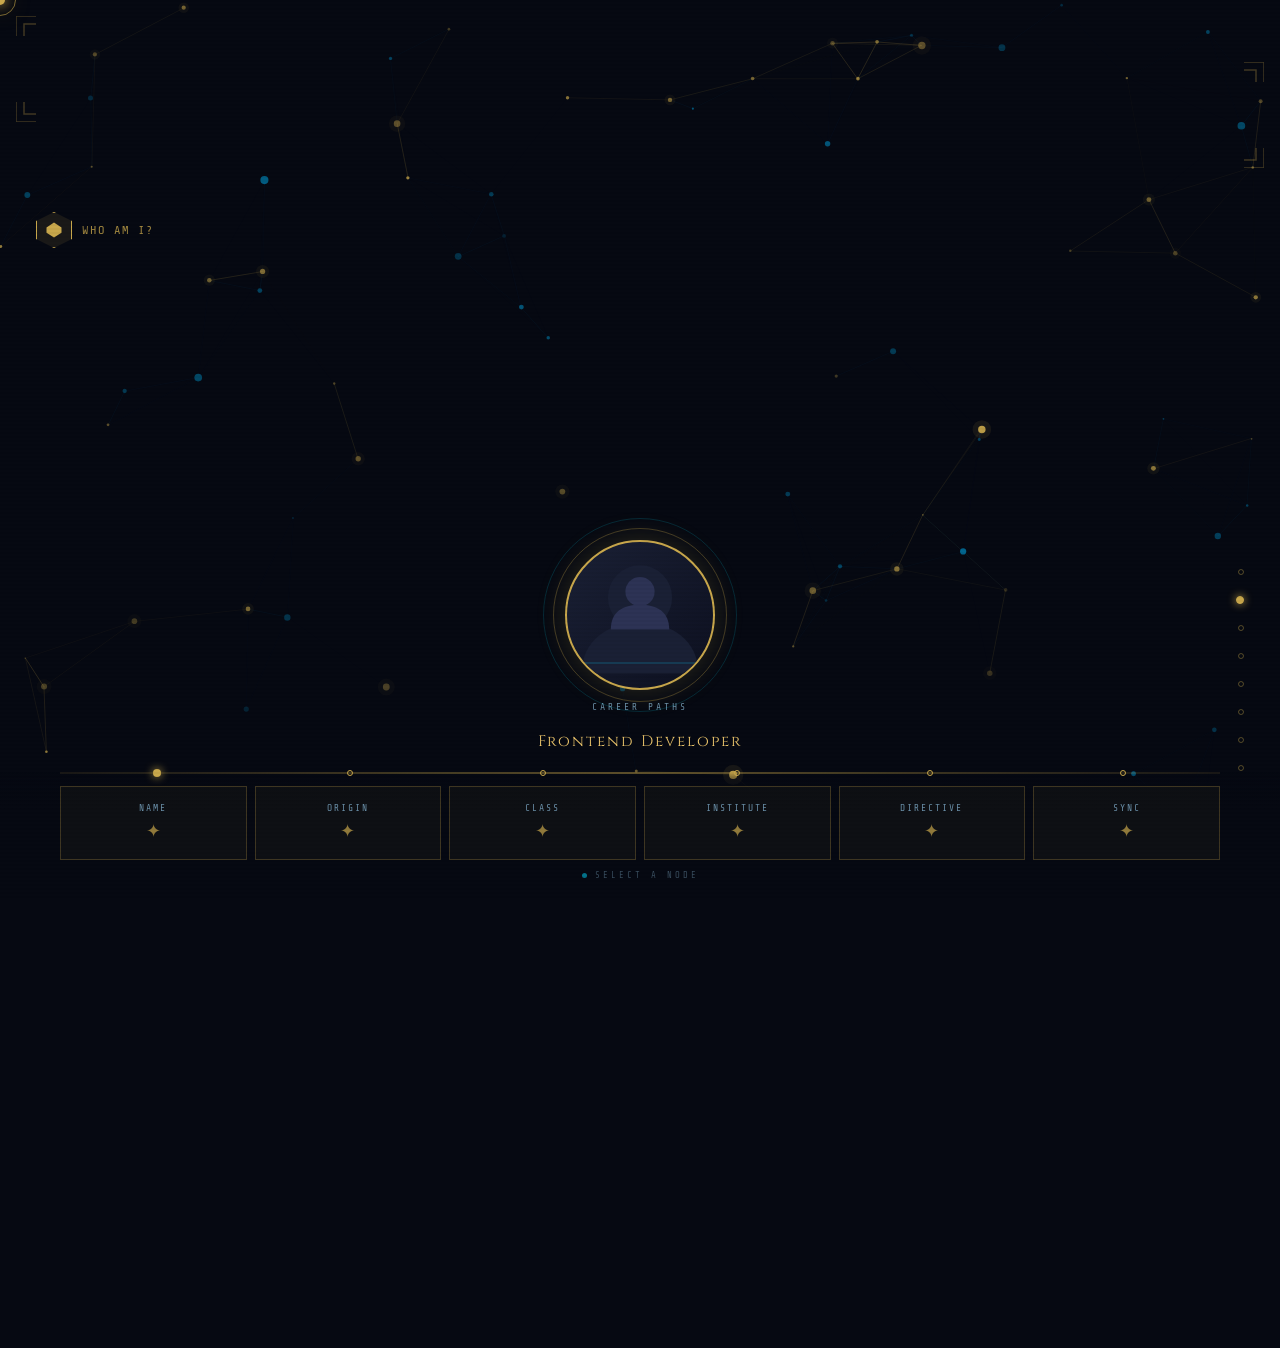
<file: about.html>
<!DOCTYPE html>
<html lang="en">
<head>
<meta charset="UTF-8">
<meta name="viewport" content="width=device-width, initial-scale=1.0">
<title>Who Am I — Carl Christian Jarque</title>
<link rel="preconnect" href="https://fonts.googleapis.com">
<link rel="preconnect" href="https://fonts.gstatic.com" crossorigin>
<link href="https://fonts.googleapis.com/css2?family=Cinzel:wght@400;600;700;900&family=Rajdhani:wght@300;400;500;600;700&family=Share+Tech+Mono&display=optional" rel="stylesheet">
<link rel="stylesheet" href="css/style.css">
<style>
.about-page {
  width: 100%; height: 100%;
  display: flex;
  flex-direction: column;
  align-items: center;
  position: relative;
  padding-top: 72px;
  padding-bottom: 200px;
  overflow: hidden;
}

/* PHOTO CIRCLE AREA */
.photo-section {
  display: flex;
  flex-direction: column;
  align-items: center;
  gap: 12px;
  padding: 20px 0 16px;
}
.photo-ring-wrap {
  position: relative;
  width: 150px; height: 150px;
}
.photo-ring-1 {
  position: absolute;
  inset: -12px;
  border-radius: 50%;
  border: 1.5px solid rgba(201,168,76,0.3);
  animation: spin-slow 12s linear infinite;
}
.photo-ring-2 {
  position: absolute;
  inset: -22px;
  border-radius: 50%;
  border: 1px solid rgba(0,217,255,0.15);
  animation: spin-slow 20s linear infinite reverse;
}
.photo-circle {
  width: 150px; height: 150px;
  border-radius: 50%;
  border: 2px solid var(--gold);
  background: linear-gradient(135deg, #1a2035, #0d1020);
  display: flex;
  align-items: center;
  justify-content: center;
  overflow: hidden;
  box-shadow: 0 0 30px rgba(201,168,76,0.2);
}
.career-label {
  font-family: 'Share Tech Mono', monospace;
  font-size: 0.6rem;
  color: var(--text-dim);
  letter-spacing: 3px;
  text-align: center;
  margin-bottom: 4px;
}
.career-slider-wrap {
  height: 26px;
  overflow: hidden;
  width: 280px;
}
#career-slider {
  transition: transform 0.6s cubic-bezier(0.25, 0.46, 0.45, 0.94);
}
.career-slide {
  font-family: 'Cinzel', serif;
  font-size: 0.95rem;
  color: var(--gold-light);
  letter-spacing: 2px;
  height: 26px;
  display: flex;
  align-items: center;
  justify-content: center;
}

/* CHARACTER SILHOUETTE */
.char-silhouette {
  position: absolute;
  left: 50%;
  transform: translateX(-50%);
  top: 50%;
  margin-top: -80px;
  opacity: 0.08;
  pointer-events: none;
  width: 500px; height: 200px;
}

/* CARDS SECTION - FIXED TO BOTTOM */
.cards-section {
  position: fixed !important;
  bottom: 0 !important;
  left: 0 !important;
  right: 0 !important;
  padding: 0 60px 20px;
  background: linear-gradient(to top, rgba(6,9,18,1) 70%, rgba(6,9,18,0.95) 85%, transparent);
  z-index: 200 !important;
}
.timeline-line {
  position: relative;
  width: 100%;
  height: 2px;
  background: rgba(201,168,76,0.1);
  margin-bottom: 12px;
}
.timeline-line::after {
  content: '';
  position: absolute;
  inset: 0;
  background: linear-gradient(90deg, transparent, var(--gold), transparent);
  opacity: 0.4;
}
.timeline-dot {
  position: absolute;
  top: 50%;
  transform: translate(-50%, -50%);
  border-radius: 50%;
}
.cards-grid {
  display: grid;
  grid-template-columns: repeat(6, 1fr);
  gap: 8px;
  margin-bottom: 10px;
}
.hint-row {
  display: flex;
  align-items: center;
  justify-content: center;
  gap: 8px;
  opacity: 0.5;
}
.hint-dot {
  width: 5px; height: 5px;
  border-radius: 50%;
  background: var(--cyan);
  animation: pulse-green 2s infinite;
}
.hint-text {
  font-family: 'Share Tech Mono', monospace;
  font-size: 0.55rem;
  color: var(--text-dim);
  letter-spacing: 3px;
}

/* HOLOGRAM OVERLAY */
#hologram-overlay {
  position: fixed;
  top: 0; left: 0;
  width: 100%; height: 100%;
  z-index: 800;
  background: rgba(6,9,18,0.9);
  display: none;
  align-items: center;
  justify-content: center;
  backdrop-filter: blur(8px);
}
.holo-inner {
  display: flex;
  flex-direction: column;
  align-items: center;
  gap: 20px;
}
#hologram-cube-canvas {
  filter: drop-shadow(0 0 20px var(--cyan)) drop-shadow(0 0 40px rgba(0,217,255,0.4));
}
.holo-content {
  background: rgba(6,9,18,0.95);
  border: 1px solid rgba(0,217,255,0.3);
  padding: 28px 40px;
  max-width: 440px;
  text-align: center;
  clip-path: polygon(12px 0, 100% 0, 100% calc(100% - 12px), calc(100% - 12px) 100%, 0 100%, 0 12px);
  animation: holo-in 0.4s ease-out;
}
#holo-label {
  font-family: 'Share Tech Mono', monospace;
  font-size: 0.6rem;
  color: var(--cyan);
  letter-spacing: 4px;
  margin-bottom: 10px;
}
#holo-title {
  font-family: 'Cinzel', serif;
  font-size: 1.4rem;
  color: var(--gold-light);
  margin-bottom: 12px;
  font-weight: 600;
}
#holo-desc {
  font-family: 'Rajdhani', sans-serif;
  font-size: 0.9rem;
  color: var(--text-dim);
  line-height: 1.6;
}
.holo-close {
  font-family: 'Share Tech Mono', monospace;
  font-size: 0.6rem;
  color: var(--text-dim);
  letter-spacing: 3px;
  cursor: pointer;
  opacity: 0.6;
  transition: opacity 0.2s;
}
.holo-close:hover { opacity: 1; }





body > *:not(#bg-canvas):not(.scanlines):not(.cursor):not(.cursor-ring) {
  position: relative;
  z-index: 2;
}
.hub-page, .contact-page, .skills-page, .hobbies-page,
.projects-page, .certs-page, .about-page, .cards-section,
.contact-left, .contact-right, .hub-cards, .hub-mode-label,
.hub-card, .contact-item, .contact-header,
.skills-char-area, .skills-panel,
.hobby-frame, .hobbies-header, .frames-gallery,
.projects-list, .project-detail,
.certs-grid, .certs-header-row, .certs-footer,
.photo-section {
  position: relative;
  z-index: 20;
}

</style>
</head>
<body>

<!-- CURSOR -->
<div class="cursor" id="cursor"></div>
<div class="cursor-ring" id="cursor-ring"></div>

<!-- SCANLINES -->
<div class="scanlines"></div>

<!-- CORNER DECORATIONS -->
<div class="corner-deco tl"><svg viewBox="0 0 40 40" fill="none" stroke="#c9a84c" stroke-width="1.5"><path d="M0 20 L0 0 L20 0"/><path d="M8 20 L8 8 L20 8"/></svg></div>
<div class="corner-deco tr"><svg viewBox="0 0 40 40" fill="none" stroke="#c9a84c" stroke-width="1.5"><path d="M0 20 L0 0 L20 0"/><path d="M8 20 L8 8 L20 8"/></svg></div>
<div class="corner-deco bl"><svg viewBox="0 0 40 40" fill="none" stroke="#c9a84c" stroke-width="1.5"><path d="M0 20 L0 0 L20 0"/><path d="M8 20 L8 8 L20 8"/></svg></div>
<div class="corner-deco br"><svg viewBox="0 0 40 40" fill="none" stroke="#c9a84c" stroke-width="1.5"><path d="M0 20 L0 0 L20 0"/><path d="M8 20 L8 8 L20 8"/></svg></div>

<!-- BACKGROUND -->
<canvas id="bg-canvas"></canvas>

<!-- NAV -->
<div class="nav-breadcrumb">
  <div class="nav-logo" onclick="openAdminModal()"><svg viewBox="0 0 24 24"><path d="M12 2L22 8.5V15.5L12 22L2 15.5V8.5L12 2Z"/></svg></div>
  <span class="nav-section-name">Who Am I?</span>
</div>
<nav class="floating-nav">
  <a href="index.html" class="nav-item"><span class="nav-item-label">HOME</span><div class="nav-dot"></div></a>
  <a href="about.html" class="nav-item active"><span class="nav-item-label">WHO AM I</span><div class="nav-dot"></div></a>
  <a href="hobbies.html" class="nav-item"><span class="nav-item-label">HOBBIES</span><div class="nav-dot"></div></a>
  <a href="hub.html" class="nav-item"><span class="nav-item-label">EXPLORE</span><div class="nav-dot"></div></a>
  <a href="skills.html" class="nav-item"><span class="nav-item-label">ABILITIES</span><div class="nav-dot"></div></a>
  <a href="certifications.html" class="nav-item"><span class="nav-item-label">CERTS</span><div class="nav-dot"></div></a>
  <a href="projects.html" class="nav-item"><span class="nav-item-label">PROJECTS</span><div class="nav-dot"></div></a>
  <a href="contact.html" class="nav-item"><span class="nav-item-label">CONTACT</span><div class="nav-dot"></div></a>
</nav>
<a href="index.html" class="back-btn">
  <svg viewBox="0 0 24 24"><path d="M20 11H7.83l5.59-5.59L12 4l-8 8 8 8 1.41-1.41L7.83 13H20v-2z"/></svg>
  <span class="back-btn-text">BACK</span>
</a>

<!-- PAGE CONTENT -->
<div class="page">
<div class="about-page">

  <!-- PHOTO SECTION -->
  <div class="photo-section">
    <div class="photo-ring-wrap">
      <div class="photo-ring-1"></div>
      <div class="photo-ring-2"></div>
      <div class="photo-circle" id="about-photo-circle">
        <svg viewBox="0 0 100 100" fill="none" style="width:100%;height:100%;">
          <circle cx="50" cy="38" r="22" fill="#1a2035"/>
          <path d="M10 90 C10 68 28 55 50 55 C72 55 90 68 90 90" fill="#1a2035"/>
          <circle cx="50" cy="34" r="10" fill="#2d3355"/>
          <path d="M30 60 C30 48 38 43 50 43 C62 43 70 48 70 60" fill="#2d3355"/>
          <line x1="10" y1="50" x2="90" y2="50" stroke="#00d9ff" stroke-width="0.5" stroke-opacity="0.4">
            <animate attributeName="y1" values="10;90;10" dur="3s" repeatCount="indefinite"/>
            <animate attributeName="y2" values="10;90;10" dur="3s" repeatCount="indefinite"/>
          </line>
        </svg>
      </div>
    </div>
    <div class="career-label">CAREER PATHS</div>
    <div class="career-slider-wrap">
      <div id="career-slider">
        <div class="career-slide">Frontend Developer</div>
        <div class="career-slide">Prompt Engineer</div>
        <div class="career-slide">Computer Engineer</div>
      </div>
    </div>
  </div>

  <!-- CHARACTER SILHOUETTE -->
  <div class="char-silhouette">
    <svg viewBox="0 0 500 200" fill="none" style="width:100%;height:100%;">
      <path d="M200 80 C180 100 160 110 100 108 C50 106 10 100 5 90 C2 84 8 78 20 80 C60 88 140 92 195 95" fill="#1a1e2e" stroke="#c9a84c" stroke-width="1.5" stroke-opacity="0.9"/>
      <path d="M300 80 C320 100 340 110 400 108 C450 106 490 100 495 90 C498 84 492 78 480 80 C440 88 360 92 305 95" fill="#1a1e2e" stroke="#c9a84c" stroke-width="1.5" stroke-opacity="0.9"/>
      <rect x="225" y="60" width="50" height="140" rx="8" fill="#141828" stroke="#c9a84c" stroke-width="1" stroke-opacity="0.6"/>
      <ellipse cx="250" cy="45" rx="28" ry="35" fill="#0f1322" stroke="#c9a84c" stroke-width="1" stroke-opacity="0.7"/>
      <ellipse cx="250" cy="50" rx="16" ry="20" fill="#050810" opacity="0.95"/>
    </svg>
  </div>

</div>

<!-- CARDS SECTION (fixed to bottom) -->
<div class="cards-section">
  <div class="timeline-line">
    <div class="timeline-dot" style="left:8.33%; width:8px; height:8px; background:var(--gold); box-shadow:0 0 8px var(--gold);"></div>
    <div class="timeline-dot" style="left:25%; width:6px; height:6px; border:1px solid var(--gold);"></div>
    <div class="timeline-dot" style="left:41.66%; width:6px; height:6px; border:1px solid var(--gold);"></div>
    <div class="timeline-dot" style="left:58.33%; width:6px; height:6px; border:1px solid var(--gold);"></div>
    <div class="timeline-dot" style="left:75%; width:6px; height:6px; border:1px solid var(--gold);"></div>
    <div class="timeline-dot" style="left:91.66%; width:6px; height:6px; border:1px solid var(--gold);"></div>
  </div>
  <div class="cards-grid">
    <div class="node-card" onclick="revealCard(0)"><div class="node-card-label">NAME</div><div class="node-card-check">✦</div></div>
    <div class="node-card" onclick="revealCard(1)"><div class="node-card-label">ORIGIN</div><div class="node-card-check">✦</div></div>
    <div class="node-card" onclick="revealCard(2)"><div class="node-card-label">CLASS</div><div class="node-card-check">✦</div></div>
    <div class="node-card" onclick="revealCard(3)"><div class="node-card-label">INSTITUTE</div><div class="node-card-check">✦</div></div>
    <div class="node-card" onclick="revealCard(4)"><div class="node-card-label">DIRECTIVE</div><div class="node-card-check">✦</div></div>
    <div class="node-card" onclick="revealCard(5)"><div class="node-card-label">SYNC</div><div class="node-card-check">✦</div></div>
  </div>
  <div class="hint-row">
    <div class="hint-dot"></div>
    <span class="hint-text">SELECT A NODE</span>
  </div>
</div>

<!-- HOLOGRAM OVERLAY -->
<div id="hologram-overlay" onclick="closeHologram()">
  <div class="holo-inner" onclick="event.stopPropagation()">
    <canvas id="hologram-cube-canvas" width="180" height="180"></canvas>
    <div class="holo-content">
      <div id="holo-label"></div>
      <div id="holo-title"></div>
      <div id="holo-desc"></div>
    </div>
    <div class="holo-close" onclick="closeHologram()">✕ CLOSE NODE</div>
  </div>
</div>

<!-- ADMIN MODAL -->
<div id="admin-modal">
  <div id="admin-terminal">
    <div class="terminal-dots"><div class="terminal-dot red"></div><div class="terminal-dot amber"></div><div class="terminal-dot green"></div><span class="terminal-label">ADMIN TERMINAL v1.0</span></div>
    <div id="admin-terminal-log"></div>
    <div class="terminal-input-row"><span class="terminal-prompt">PASS://</span><input type="password" id="admin-password-input" placeholder="enter access key..." onkeydown="handleAdminKey(event)"></div>
    <div class="terminal-buttons"><button class="terminal-btn" onclick="attemptAdminLogin()">AUTHENTICATE</button><button class="terminal-btn close" onclick="closeAdminModal()">✕</button></div>
  </div>
</div>

<script src="js/main.js"></script>
<script>
// Card data
const cardData = [
  { label: 'NODE 01 — DESIGNATION', title: 'Carl Christian Jarque', desc: 'The one behind the code, the designs, and the curiosity that drives it all.' },
  { label: 'NODE 02 — ORIGIN', title: 'Cavite, Philippines', desc: 'Born and raised in the Pearl of the Orient — shaped by culture, driven by ambition.' },
  { label: 'NODE 03 — CLASSIFICATION', title: 'Computer Engineer', desc: 'Bridging hardware and software — where logic meets creativity.' },
  { label: 'NODE 04 — INSTITUTION', title: 'San Sebastian College Recoletos De Cavite', desc: 'Forged through years of engineering challenges, projects, and sleepless nights.' },
  { label: 'NODE 05 — DIRECTIVE', title: 'Create Meaningful Experiences', desc: 'To create meaningful experiences through curiosity and exploration. Every line of code, every design decision — purposeful and intentional.' },
  { label: 'NODE 06 — SYNCHRONICITY', title: 'Be Adventurous', desc: 'Every step into the unknown shapes who you become. The philosophy that keeps pushing forward, even into uncharted territory.' }
];

// Career slider
let careerIndex = 0;
setInterval(() => {
  careerIndex = (careerIndex + 1) % 3;
  document.getElementById('career-slider').style.transform = `translateY(-${careerIndex * 26}px)`;
}, 2500);

// Hologram cube
let holoCubeAngle = 0, holoCubeActive = false;

function drawHoloCube() {
  if (!holoCubeActive) return;
  const canvas = document.getElementById('hologram-cube-canvas');
  const ctx = canvas.getContext('2d');
  const cx = 90, cy = 90, size = 55;
  ctx.clearRect(0, 0, 180, 180);
  holoCubeAngle += 0.018;
  const cos = Math.cos(holoCubeAngle), sin = Math.sin(holoCubeAngle);
  const cos2 = Math.cos(holoCubeAngle * 0.7), sin2 = Math.sin(holoCubeAngle * 0.7);
  const verts = [[-1,-1,-1],[1,-1,-1],[1,1,-1],[-1,1,-1],[-1,-1,1],[1,-1,1],[1,1,1],[-1,1,1]];
  const projected = verts.map(([x,y,z]) => {
    const x2 = x*cos - z*sin, z2 = x*sin + z*cos;
    const y2 = y*cos2 - z2*sin2, z3 = y*sin2 + z2*cos2;
    const scale = size / (2.5 - z3*0.3);
    return [cx + x2*scale, cy + y2*scale, z3];
  });
  [[0,1],[1,2],[2,3],[3,0],[4,5],[5,6],[6,7],[7,4],[0,4],[1,5],[2,6],[3,7]].forEach(([a,b]) => {
    const pa = projected[a], pb = projected[b];
    const alpha = ((pa[2]+pb[2])/2 + 1)/2 * 0.7 + 0.2;
    ctx.beginPath(); ctx.moveTo(pa[0], pa[1]); ctx.lineTo(pb[0], pb[1]);
    ctx.strokeStyle = `rgba(0,217,255,${alpha})`; ctx.lineWidth = 1.2; ctx.stroke();
  });
  projected.forEach(([px,py,pz]) => {
    const alpha = (pz+1)/2 * 0.8 + 0.2;
    ctx.beginPath(); ctx.arc(px, py, 3, 0, Math.PI*2);
    ctx.fillStyle = `rgba(0,217,255,${alpha})`; ctx.fill();
  });
  requestAnimationFrame(drawHoloCube);
}

function revealCard(index) {
  const data = cardData[index];
  document.getElementById('holo-label').textContent = data.label;
  document.getElementById('holo-title').textContent = data.title;
  document.getElementById('holo-desc').textContent = data.desc;
  document.querySelectorAll('.node-card').forEach((c,i) => c.classList.toggle('selected', i === index));
  const overlay = document.getElementById('hologram-overlay');
  overlay.style.display = 'flex';
  holoCubeActive = true;
  drawHoloCube();
  
}

function closeHologram() {
  holoCubeActive = false;
  document.getElementById('hologram-overlay').style.display = 'none';
}

// Page entrance

</script>
</body>
</html>
</file>
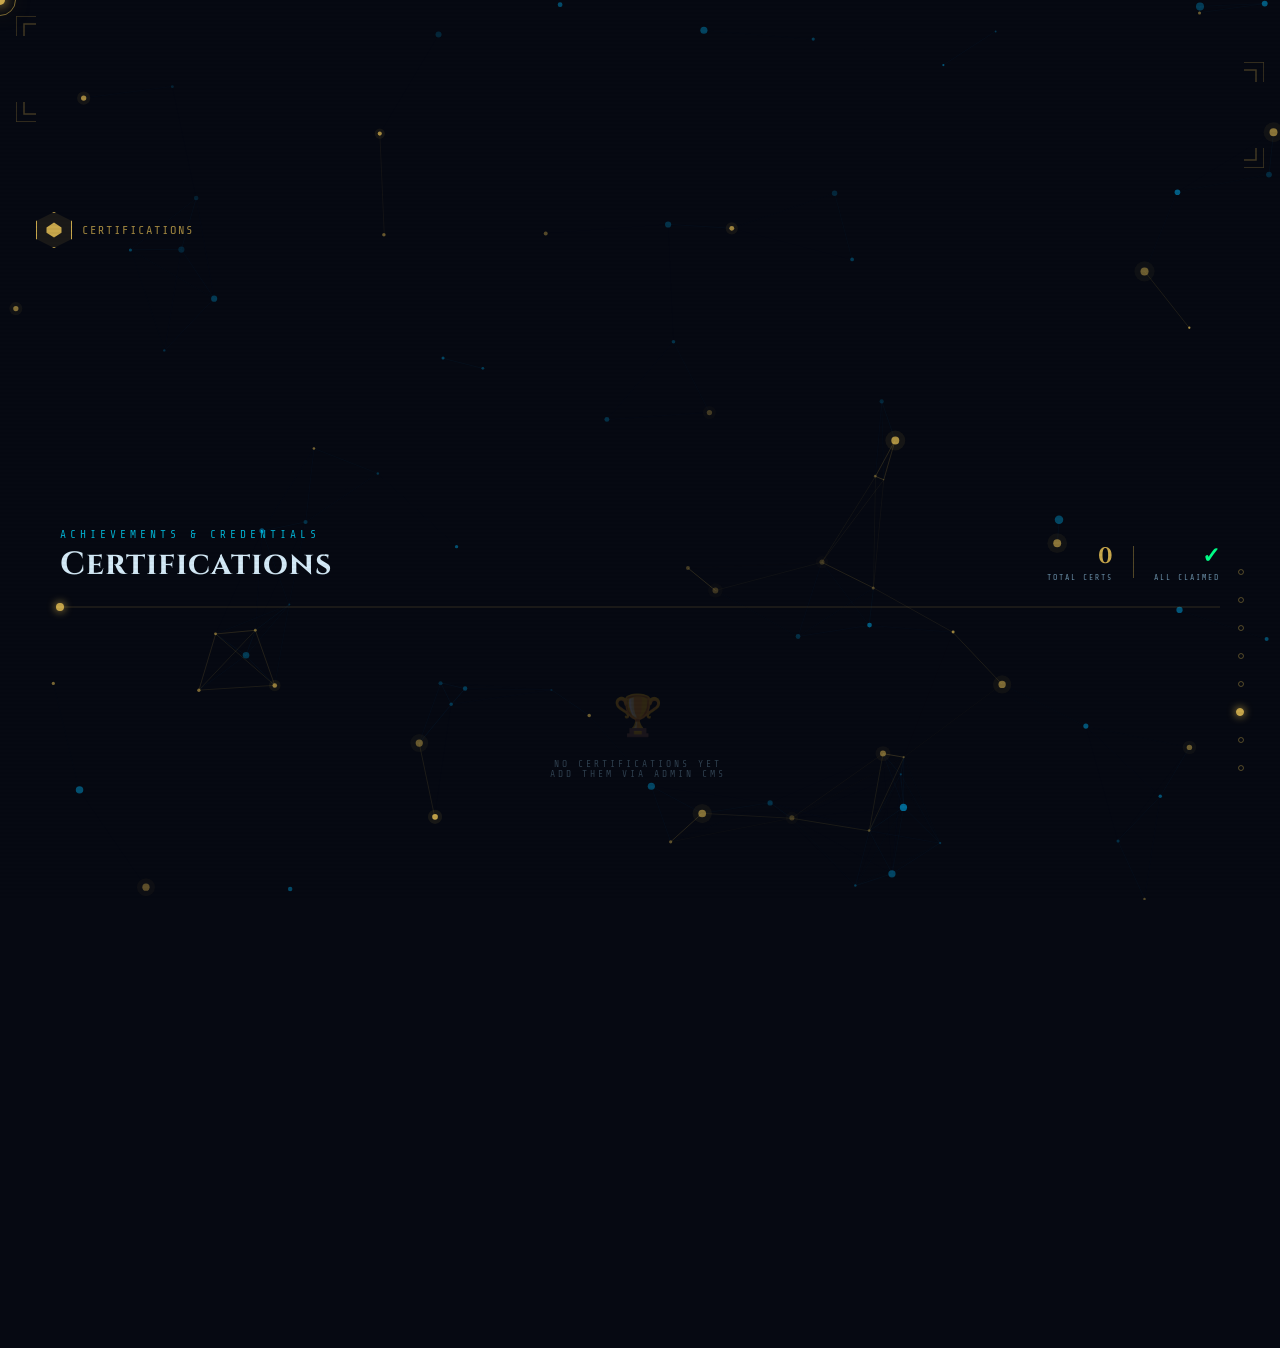
<file: certifications.html>
<!DOCTYPE html>
<html lang="en">
<head>
<meta charset="UTF-8">
<meta name="viewport" content="width=device-width, initial-scale=1.0">
<title>Certifications — Carl Christian Jarque</title>
<link rel="preconnect" href="https://fonts.googleapis.com">
<link rel="preconnect" href="https://fonts.gstatic.com" crossorigin>
<link href="https://fonts.googleapis.com/css2?family=Cinzel:wght@400;600;700;900&family=Rajdhani:wght@300;400;500;600;700&family=Share+Tech+Mono&display=optional" rel="stylesheet">
<link rel="stylesheet" href="css/style.css">
<style>
.certs-page {
  width: 100%; height: 100%;
  display: flex;
  flex-direction: column;
  padding: 80px 60px 40px;
  gap: 24px;
  overflow: hidden;
}

/* Header row */
.certs-header-row {
  display: flex;
  align-items: flex-end;
  justify-content: space-between;
  flex-shrink: 0;
}
.certs-stats {
  display: flex;
  align-items: center;
  gap: 20px;
}
.certs-stat {
  display: flex;
  flex-direction: column;
  align-items: flex-end;
  gap: 2px;
}
.certs-stat-num {
  font-family: 'Cinzel', serif;
  font-size: 1.4rem;
  font-weight: 700;
  color: var(--gold);
}
.certs-stat-label {
  font-family: 'Share Tech Mono', monospace;
  font-size: 0.5rem;
  color: var(--text-dim);
  letter-spacing: 2px;
}
.certs-stat-sep {
  width: 1px; height: 32px;
  background: var(--border);
}

/* Timeline progress bar */
.certs-timeline {
  flex-shrink: 0;
  position: relative;
  width: 100%;
  height: 2px;
  background: rgba(201,168,76,0.1);
}
.certs-timeline-fill {
  position: absolute;
  left: 0; top: 0;
  height: 100%;
  background: linear-gradient(to right, var(--gold-dim), var(--gold));
  box-shadow: 0 0 8px var(--gold);
  transition: width 1s ease;
}
.certs-timeline-dot {
  position: absolute;
  top: 50%;
  transform: translate(-50%, -50%);
  width: 8px; height: 8px;
  border-radius: 50%;
  background: var(--gold);
  box-shadow: 0 0 8px var(--gold);
}

/* Cards grid */
.certs-grid {
  display: grid;
  grid-template-columns: repeat(auto-fill, minmax(200px, 1fr));
  gap: 14px;
  overflow-y: auto;
  flex: 1;
  align-content: start;
  padding-right: 4px;
}
.certs-grid::-webkit-scrollbar { width: 3px; }
.certs-grid::-webkit-scrollbar-track { background: transparent; }
.certs-grid::-webkit-scrollbar-thumb { background: var(--border); }

/* Certificate card */
.cert-card {
  border: 1px solid var(--border);
  background: rgba(6,9,18,0.7);
  padding: 0;
  cursor: pointer;
  transition: all 0.3s;
  position: relative;
  overflow: hidden;
  display: flex;
  flex-direction: column;
  clip-path: polygon(0 0, calc(100% - 12px) 0, 100% 12px, 100% 100%, 12px 100%, 0 calc(100% - 12px));
}
.cert-card:hover {
  border-color: var(--gold);
  transform: translateY(-4px);
  box-shadow: 0 12px 30px rgba(201,168,76,0.12);
}

/* Card image/preview area */
.cert-preview {
  height: 110px;
  background: linear-gradient(135deg, #111828, #0a0f1c);
  display: flex;
  align-items: center;
  justify-content: center;
  position: relative;
  overflow: hidden;
  flex-shrink: 0;
}
.cert-preview img {
  width: 100%; height: 100%;
  object-fit: cover;
  opacity: 0.7;
  transition: opacity 0.3s;
}
.cert-card:hover .cert-preview img { opacity: 1; }
.cert-preview-placeholder {
  display: flex;
  flex-direction: column;
  align-items: center;
  gap: 8px;
}
.cert-preview-icon {
  font-size: 2rem;
  opacity: 0.4;
}
.cert-preview-text {
  font-family: 'Share Tech Mono', monospace;
  font-size: 0.45rem;
  color: var(--text-dim);
  letter-spacing: 2px;
}

/* Gold shimmer on hover */
.cert-card::before {
  content: '';
  position: absolute;
  top: 0; left: -100%;
  width: 100%; height: 100%;
  background: linear-gradient(90deg, transparent, rgba(201,168,76,0.06), transparent);
  transition: left 0.5s;
  z-index: 2;
  pointer-events: none;
}
.cert-card:hover::before { left: 100%; }

/* Checkmark badge */
.cert-check {
  position: absolute;
  top: 8px; right: 8px;
  width: 22px; height: 22px;
  border-radius: 50%;
  background: rgba(0,255,136,0.1);
  border: 1px solid rgba(0,255,136,0.3);
  display: flex; align-items: center; justify-content: center;
  font-size: 0.65rem;
  color: #00ff88;
  z-index: 3;
}

/* Card info */
.cert-info {
  padding: 12px 14px;
  flex: 1;
  display: flex;
  flex-direction: column;
  gap: 4px;
}
.cert-title {
  font-family: 'Rajdhani', sans-serif;
  font-size: 0.85rem;
  font-weight: 600;
  color: var(--blue-white);
  line-height: 1.3;
  transition: color 0.3s;
}
.cert-card:hover .cert-title { color: var(--gold-light); }
.cert-issuer {
  font-family: 'Share Tech Mono', monospace;
  font-size: 0.5rem;
  color: var(--text-dim);
  letter-spacing: 2px;
}
.cert-year {
  font-family: 'Share Tech Mono', monospace;
  font-size: 0.5rem;
  color: var(--gold-dim);
  letter-spacing: 2px;
  margin-top: 2px;
}

/* View button */
.cert-view-btn {
  margin: 0 14px 12px;
  padding: 6px 0;
  background: transparent;
  border: 1px solid var(--border);
  color: var(--text-dim);
  font-family: 'Share Tech Mono', monospace;
  font-size: 0.5rem;
  letter-spacing: 2px;
  cursor: pointer;
  transition: all 0.25s;
  text-align: center;
  text-decoration: none;
  display: block;
}
.cert-view-btn:hover { border-color: var(--gold); color: var(--gold); }

/* Empty state */
.certs-empty {
  grid-column: 1 / -1;
  display: flex;
  flex-direction: column;
  align-items: center;
  justify-content: center;
  gap: 16px;
  padding: 60px 0;
  opacity: 0.4;
}
.certs-empty-icon { font-size: 2.5rem; opacity: 0.4; }
.certs-empty-text {
  font-family: 'Share Tech Mono', monospace;
  font-size: 0.6rem;
  color: var(--text-dim);
  letter-spacing: 3px;
  text-align: center;
}

/* Projects link button */
.certs-footer {
  flex-shrink: 0;
  display: flex;
  align-items: center;
  justify-content: space-between;
  padding-top: 8px;
  border-top: 1px solid var(--border);
}
.certs-footer-text {
  font-family: 'Share Tech Mono', monospace;
  font-size: 0.55rem;
  color: var(--text-dim);
  letter-spacing: 2px;
}
.certs-projects-btn {
  display: flex;
  align-items: center;
  gap: 10px;
  padding: 8px 20px;
  border: 1px solid var(--border);
  background: transparent;
  color: var(--text-dim);
  font-family: 'Share Tech Mono', monospace;
  font-size: 0.55rem;
  letter-spacing: 2px;
  cursor: pointer;
  transition: all 0.25s;
  text-decoration: none;
}
.certs-projects-btn:hover { border-color: var(--gold); color: var(--gold); }
.certs-projects-btn svg { width: 14px; height: 14px; fill: currentColor; }

/* Cert viewer overlay */
#cert-viewer {
  position: fixed;
  inset: 0;
  z-index: 800;
  background: rgba(6,9,18,0.96);
  display: none;
  align-items: center;
  justify-content: center;
  backdrop-filter: blur(10px);
  flex-direction: column;
  gap: 16px;
  padding: 80px 60px 40px;
}
.cert-viewer-header {
  display: flex;
  align-items: center;
  justify-content: space-between;
  width: 100%;
  max-width: 800px;
  flex-shrink: 0;
}
.cert-viewer-title {
  font-family: 'Cinzel', serif;
  font-size: 1.1rem;
  color: var(--gold-light);
  letter-spacing: 1px;
}
.cert-viewer-close {
  font-family: 'Share Tech Mono', monospace;
  font-size: 0.6rem;
  color: var(--text-dim);
  letter-spacing: 3px;
  cursor: pointer;
  padding: 8px 16px;
  border: 1px solid var(--border);
  transition: all 0.2s;
}
.cert-viewer-close:hover { border-color: var(--gold); color: var(--gold); }
.cert-viewer-img-wrap {
  flex: 1;
  width: 100%;
  max-width: 800px;
  min-height: 0;
  border: 1px solid var(--border);
  overflow: hidden;
  display: flex;
  align-items: center;
  justify-content: center;
  background: #0a0d18;
}
.cert-viewer-img-wrap img {
  max-width: 100%;
  max-height: 100%;
  object-fit: contain;
}
.cert-viewer-placeholder {
  font-family: 'Share Tech Mono', monospace;
  font-size: 0.6rem;
  color: var(--text-dim);
  letter-spacing: 3px;
}





body > *:not(#bg-canvas):not(.scanlines):not(.cursor):not(.cursor-ring) {
  position: relative;
  z-index: 2;
}
.hub-page, .contact-page, .skills-page, .hobbies-page,
.projects-page, .certs-page, .about-page, .cards-section,
.contact-left, .contact-right, .hub-cards, .hub-mode-label,
.hub-card, .contact-item, .contact-header,
.skills-char-area, .skills-panel,
.hobby-frame, .hobbies-header, .frames-gallery,
.projects-list, .project-detail,
.certs-grid, .certs-header-row, .certs-footer,
.photo-section {
  position: relative;
  z-index: 20;
}

</style>
</head>
<body>
<div class="cursor" id="cursor"></div>
<div class="cursor-ring" id="cursor-ring"></div>
<div class="scanlines"></div>
<div class="corner-deco tl"><svg viewBox="0 0 40 40" fill="none" stroke="#c9a84c" stroke-width="1.5"><path d="M0 20 L0 0 L20 0"/><path d="M8 20 L8 8 L20 8"/></svg></div>
<div class="corner-deco tr"><svg viewBox="0 0 40 40" fill="none" stroke="#c9a84c" stroke-width="1.5"><path d="M0 20 L0 0 L20 0"/><path d="M8 20 L8 8 L20 8"/></svg></div>
<div class="corner-deco bl"><svg viewBox="0 0 40 40" fill="none" stroke="#c9a84c" stroke-width="1.5"><path d="M0 20 L0 0 L20 0"/><path d="M8 20 L8 8 L20 8"/></svg></div>
<div class="corner-deco br"><svg viewBox="0 0 40 40" fill="none" stroke="#c9a84c" stroke-width="1.5"><path d="M0 20 L0 0 L20 0"/><path d="M8 20 L8 8 L20 8"/></svg></div>
<canvas id="bg-canvas"></canvas>

<div class="nav-breadcrumb">
  <div class="nav-logo" onclick="openAdminModal()"><svg viewBox="0 0 24 24"><path d="M12 2L22 8.5V15.5L12 22L2 15.5V8.5L12 2Z"/></svg></div>
  <span class="nav-section-name">Certifications</span>
</div>
<nav class="floating-nav">
  <a href="index.html" class="nav-item"><span class="nav-item-label">HOME</span><div class="nav-dot"></div></a>
  <a href="about.html" class="nav-item"><span class="nav-item-label">WHO AM I</span><div class="nav-dot"></div></a>
  <a href="hobbies.html" class="nav-item"><span class="nav-item-label">HOBBIES</span><div class="nav-dot"></div></a>
  <a href="hub.html" class="nav-item"><span class="nav-item-label">EXPLORE</span><div class="nav-dot"></div></a>
  <a href="skills.html" class="nav-item"><span class="nav-item-label">ABILITIES</span><div class="nav-dot"></div></a>
  <a href="certifications.html" class="nav-item active"><span class="nav-item-label">CERTS</span><div class="nav-dot"></div></a>
  <a href="projects.html" class="nav-item"><span class="nav-item-label">PROJECTS</span><div class="nav-dot"></div></a>
  <a href="contact.html" class="nav-item"><span class="nav-item-label">CONTACT</span><div class="nav-dot"></div></a>
</nav>
<a href="index.html" class="back-btn">
  <svg viewBox="0 0 24 24"><path d="M20 11H7.83l5.59-5.59L12 4l-8 8 8 8 1.41-1.41L7.83 13H20v-2z"/></svg>
  <span class="back-btn-text">BACK</span>
</a>

<div class="page">
<div class="certs-page">

  <!-- Header row -->
  <div class="certs-header-row">
    <div>
      <div class="section-tag">Achievements & Credentials</div>
      <h1 class="section-title" style="margin-bottom:0;">Certifications</h1>
    </div>
    <div class="certs-stats">
      <div class="certs-stat">
        <span class="certs-stat-num" id="cert-count">0</span>
        <span class="certs-stat-label">TOTAL CERTS</span>
      </div>
      <div class="certs-stat-sep"></div>
      <div class="certs-stat">
        <span class="certs-stat-num" style="color:#00ff88;">✓</span>
        <span class="certs-stat-label">ALL CLAIMED</span>
      </div>
    </div>
  </div>

  <!-- Timeline -->
  <div class="certs-timeline" id="certs-timeline">
    <div class="certs-timeline-fill" id="certs-timeline-fill" style="width:0%"></div>
    <div class="certs-timeline-dot" style="left:0%"></div>
  </div>

  <!-- Cards grid -->
  <div class="certs-grid" id="certs-grid">
    <div class="certs-empty">
      <div class="certs-empty-icon">🏆</div>
      <div class="certs-empty-text">NO CERTIFICATIONS YET<br>ADD THEM VIA ADMIN CMS</div>
    </div>
  </div>

  <!-- Footer -->
  <div class="certs-footer">
    <span class="certs-footer-text">CREDENTIALS VERIFIED · CONTINUOUSLY UPDATED</span>
    <a href="projects.html" class="certs-projects-btn">
      <svg viewBox="0 0 24 24"><path d="M9.4 16.6L4.8 12l4.6-4.6L8 6l-6 6 6 6 1.4-1.4zm5.2 0l4.6-4.6-4.6-4.6L16 6l6 6-6 6-1.4-1.4z"/></svg>
      VIEW PROJECTS
    </a>
  </div>

</div>
</div><!-- /.page -->

<!-- CERT VIEWER -->
<div id="cert-viewer" onclick="closeCertViewer()">
  <div class="cert-viewer-header" onclick="event.stopPropagation()">
    <div class="cert-viewer-title" id="cert-viewer-title"></div>
    <div class="cert-viewer-close" onclick="closeCertViewer()">✕ CLOSE</div>
  </div>
  <div class="cert-viewer-img-wrap" onclick="event.stopPropagation()" id="cert-viewer-img-wrap">
    <div class="cert-viewer-placeholder">NO IMAGE AVAILABLE</div>
  </div>
</div>

<!-- ADMIN MODAL -->
<div id="admin-modal">
  <div id="admin-terminal">
    <div class="terminal-dots"><div class="terminal-dot red"></div><div class="terminal-dot amber"></div><div class="terminal-dot green"></div><span class="terminal-label">ADMIN TERMINAL v1.0</span></div>
    <div id="admin-terminal-log"></div>
    <div class="terminal-input-row"><span class="terminal-prompt">PASS://</span><input type="password" id="admin-password-input" placeholder="enter access key..." onkeydown="handleAdminKey(event)"></div>
    <div class="terminal-buttons"><button class="terminal-btn" onclick="attemptAdminLogin()">AUTHENTICATE</button><button class="terminal-btn close" onclick="closeAdminModal()">✕</button></div>
  </div>
</div>

<script src="js/main.js"></script>
<script>
// Certifications data — will be loaded from Firebase in Admin CMS phase
// For now, sample data to demonstrate the layout
const certifications = [
  // Add your certifications here
  // { title: 'Certificate Name', issuer: 'Issuer', year: '2024', imageUrl: '', fileUrl: '' }
];

function renderCerts() {
  const grid = document.getElementById('certs-grid');
  const countEl = document.getElementById('cert-count');
  const timelineFill = document.getElementById('certs-timeline-fill');

  countEl.textContent = certifications.length;

  if (certifications.length === 0) {
    grid.innerHTML = `
      <div class="certs-empty">
        <div class="certs-empty-icon">🏆</div>
        <div class="certs-empty-text">NO CERTIFICATIONS YET<br>ADD THEM VIA ADMIN CMS</div>
      </div>`;
    timelineFill.style.width = '0%';
    return;
  }

  // Animate timeline
  setTimeout(() => {
    timelineFill.style.width = '100%';
    // Add dot at end
    const dot = document.createElement('div');
    dot.className = 'certs-timeline-dot';
    dot.style.left = '100%';
    document.getElementById('certs-timeline').appendChild(dot);
  }, 300);

  grid.innerHTML = '';
  certifications.forEach((cert, i) => {
    const card = document.createElement('div');
    card.className = 'cert-card';
    card.style.animationDelay = `${i * 0.08}s`;

    card.innerHTML = `
      <div class="cert-preview">
        ${cert.imageUrl
          ? `<img src="${cert.imageUrl}" alt="${cert.title}">`
          : `<div class="cert-preview-placeholder">
               <div class="cert-preview-icon">📜</div>
               <div class="cert-preview-text">CERTIFICATE</div>
             </div>`
        }
        <div class="cert-check">✓</div>
      </div>
      <div class="cert-info">
        <div class="cert-title">${cert.title}</div>
        <div class="cert-issuer">${cert.issuer}</div>
        <div class="cert-year">${cert.year}</div>
      </div>
      ${cert.fileUrl || cert.imageUrl
        ? `<div class="cert-view-btn" onclick="viewCert('${cert.title}', '${cert.imageUrl || cert.fileUrl}')">VIEW CERTIFICATE</div>`
        : `<div class="cert-view-btn" style="opacity:0.3; cursor:default;">NO FILE ATTACHED</div>`
      }
    `;
    grid.appendChild(card);
  });

  // Entrance animation
}

function viewCert(title, url) {
  if (!url) return;
  const overlay = document.getElementById('cert-viewer');
  const imgWrap = document.getElementById('cert-viewer-img-wrap');
  document.getElementById('cert-viewer-title').textContent = title;
  imgWrap.innerHTML = `<img src="${url}" alt="${title}" style="max-width:100%;max-height:100%;object-fit:contain;">`;
  overlay.style.display = 'flex';
  
}

function closeCertViewer() {
}

document.addEventListener('keydown', e => {
  if (e.key === 'Escape') closeCertViewer();
});

window.addEventListener('load', () => {
  renderCerts();
});
</script>
</body>
</html>
</file>
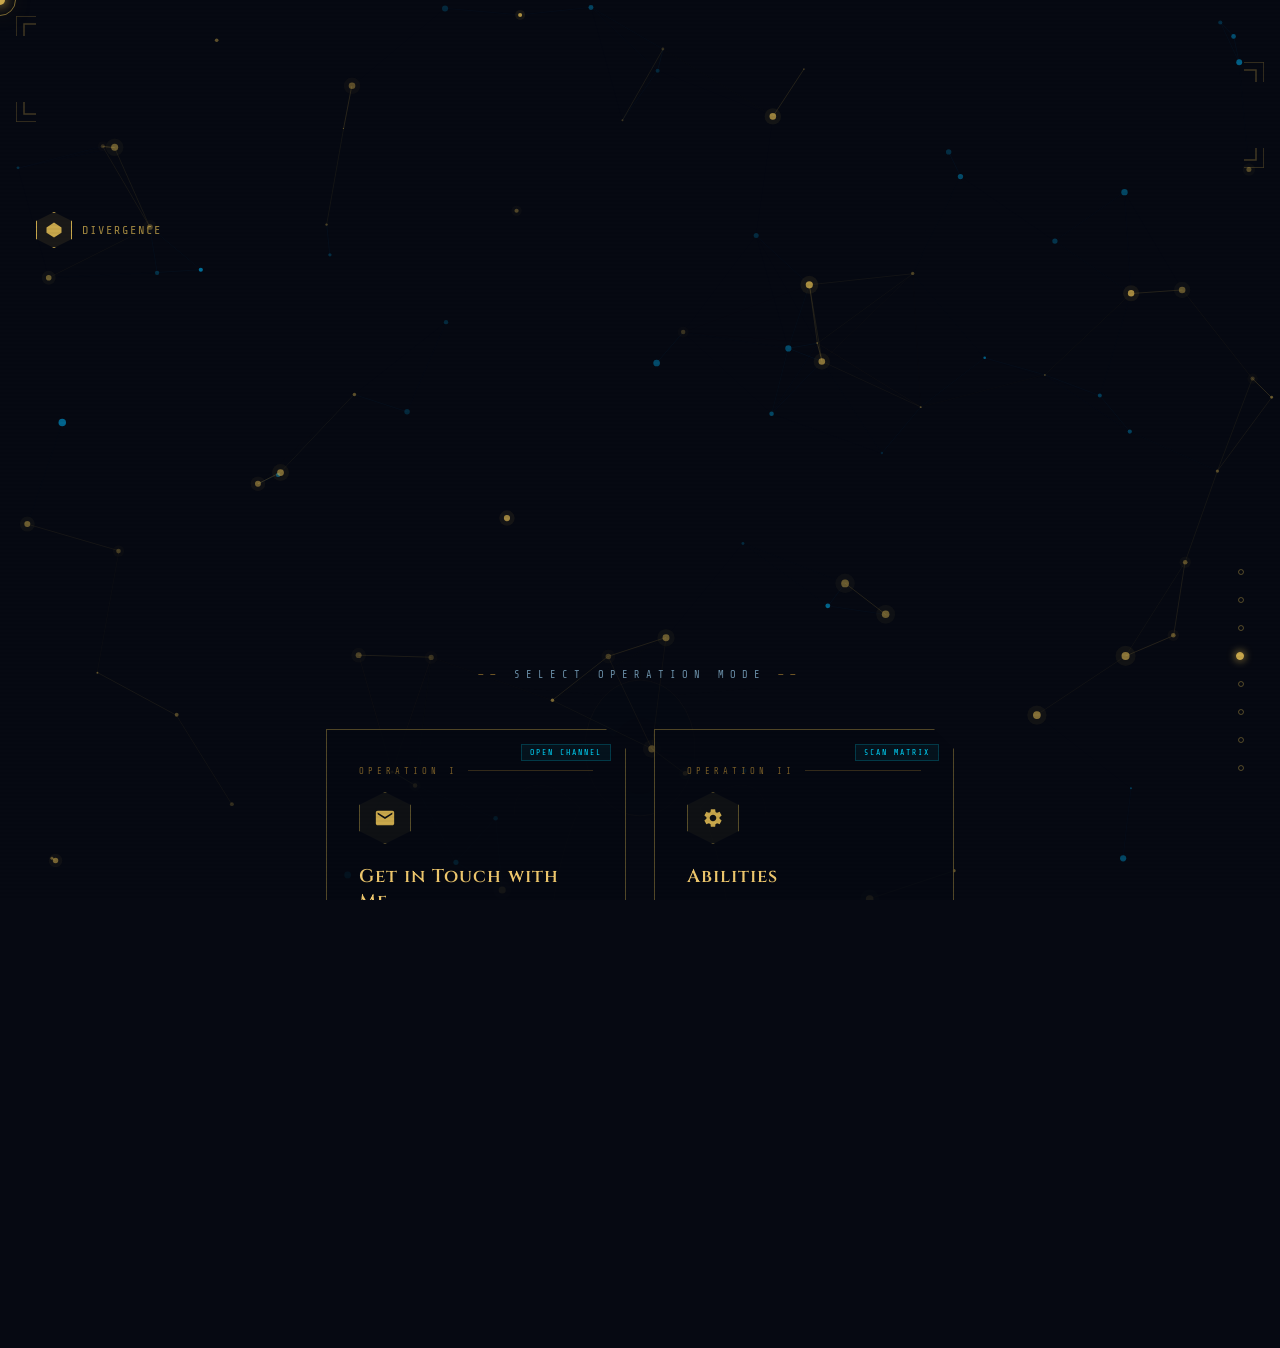
<file: hub.html>
<!DOCTYPE html>
<html lang="en">
<head>
<meta charset="UTF-8">
<meta name="viewport" content="width=device-width, initial-scale=1.0">
<title>Divergence — Carl Christian Jarque</title>
<link rel="preconnect" href="https://fonts.googleapis.com">
<link rel="preconnect" href="https://fonts.gstatic.com" crossorigin>
<link href="https://fonts.googleapis.com/css2?family=Cinzel:wght@400;600;700;900&family=Rajdhani:wght@300;400;500;600;700&family=Share+Tech+Mono&display=optional" rel="stylesheet">
<link rel="stylesheet" href="css/style.css">
<style>
.hub-page{width:100%;height:100%;display:flex;flex-direction:column;align-items:center;justify-content:center;gap:48px;position:relative;z-index:2;}
.hub-char{position:absolute;left:50%;top:50%;transform:translate(-50%,-50%);opacity:0.06;pointer-events:none;width:600px;height:500px;}
.hub-mode-label{font-family:'Share Tech Mono',monospace;font-size:0.65rem;color:var(--text-dim);letter-spacing:6px;text-transform:uppercase;text-align:center;position:relative;z-index:10;}
.hub-mode-label::before,.hub-mode-label::after{content:'——';color:var(--gold-dim);margin:0 12px;}
.hub-cards{display:flex;gap:28px;position:relative;z-index:10;}
.hub-card{width:300px;border:1px solid var(--border);background:rgba(6,9,18,0.8);padding:36px 32px;cursor:pointer;transition:all 0.35s cubic-bezier(0.25,0.46,0.45,0.94);position:relative;overflow:hidden;text-decoration:none;display:block;clip-path:polygon(0 0,calc(100% - 20px) 0,100% 20px,100% 100%,20px 100%,0 calc(100% - 20px));}
.hub-card::before{content:'';position:absolute;inset:0;background:linear-gradient(135deg,rgba(201,168,76,0.06) 0%,transparent 60%);opacity:0;transition:opacity 0.3s;}
.hub-card:hover::before{opacity:1;}
.hub-card:hover{border-color:var(--gold);transform:translateY(-8px);box-shadow:0 20px 60px rgba(201,168,76,0.12);}
.hub-card-num{font-family:'Share Tech Mono',monospace;font-size:0.55rem;color:var(--gold-dim);letter-spacing:4px;margin-bottom:16px;display:flex;align-items:center;gap:10px;}
.hub-card-num::after{content:'';flex:1;height:1px;background:var(--gold-dim);opacity:0.4;}
.hub-card-icon{width:52px;height:52px;border:1px solid var(--border);display:flex;align-items:center;justify-content:center;margin-bottom:20px;clip-path:polygon(50% 0%,100% 25%,100% 75%,50% 100%,0% 75%,0% 25%);background:rgba(201,168,76,0.05);transition:all 0.3s;}
.hub-card:hover .hub-card-icon{background:rgba(201,168,76,0.12);}
.hub-card-icon svg{width:22px;height:22px;fill:var(--gold);}
.hub-card-title{font-family:'Cinzel',serif;font-size:1.15rem;font-weight:600;color:var(--gold-light);margin-bottom:12px;letter-spacing:1px;transition:all 0.3s;}
.hub-card:hover .hub-card-title{text-shadow:0 0 20px rgba(201,168,76,0.4);}
.hub-card-desc{font-family:'Rajdhani',sans-serif;font-size:0.85rem;color:var(--text-dim);line-height:1.6;margin-bottom:24px;}
.hub-card-cta{display:flex;align-items:center;gap:10px;font-family:'Share Tech Mono',monospace;font-size:0.6rem;color:var(--gold-dim);letter-spacing:3px;transition:all 0.3s;}
.hub-card:hover .hub-card-cta{color:var(--gold);gap:16px;}
.hub-card-cta-line{flex:1;height:1px;background:var(--gold-dim);transition:all 0.3s;}
.hub-card:hover .hub-card-cta-line{background:var(--gold);box-shadow:0 0 8px var(--gold);}
.hub-difficulty{position:absolute;top:14px;right:14px;font-family:'Share Tech Mono',monospace;font-size:0.5rem;color:var(--cyan);letter-spacing:2px;padding:3px 8px;border:1px solid rgba(0,217,255,0.2);background:rgba(0,217,255,0.05);}
.hub-bottom-hint{position:relative;z-index:2;display:flex;align-items:center;gap:20px;opacity:0.4;}
.hub-hint-item{display:flex;align-items:center;gap:8px;font-family:'Share Tech Mono',monospace;font-size:0.55rem;color:var(--text-dim);letter-spacing:2px;}
.hub-hint-dot{width:5px;height:5px;border-radius:50%;background:var(--gold);animation:pulse-green 2s infinite;}
.hub-hint-sep{width:1px;height:16px;background:var(--gold-dim);opacity:0.4;}
.hub-mode-label, .hub-cards, .hub-card { opacity: 1; }





body > *:not(#bg-canvas):not(.scanlines):not(.cursor):not(.cursor-ring) {
  position: relative;
  z-index: 2;
}
.hub-page, .contact-page, .skills-page, .hobbies-page,
.projects-page, .certs-page, .about-page, .cards-section,
.contact-left, .contact-right, .hub-cards, .hub-mode-label,
.hub-card, .contact-item, .contact-header,
.skills-char-area, .skills-panel,
.hobby-frame, .hobbies-header, .frames-gallery,
.projects-list, .project-detail,
.certs-grid, .certs-header-row, .certs-footer,
.photo-section {
  position: relative;
  z-index: 20;
}

</style>
</head>
<body>
<div class="cursor" id="cursor"></div>
<div class="cursor-ring" id="cursor-ring"></div>
<div class="scanlines"></div>
<div class="corner-deco tl"><svg viewBox="0 0 40 40" fill="none" stroke="#c9a84c" stroke-width="1.5"><path d="M0 20 L0 0 L20 0"/><path d="M8 20 L8 8 L20 8"/></svg></div>
<div class="corner-deco tr"><svg viewBox="0 0 40 40" fill="none" stroke="#c9a84c" stroke-width="1.5"><path d="M0 20 L0 0 L20 0"/><path d="M8 20 L8 8 L20 8"/></svg></div>
<div class="corner-deco bl"><svg viewBox="0 0 40 40" fill="none" stroke="#c9a84c" stroke-width="1.5"><path d="M0 20 L0 0 L20 0"/><path d="M8 20 L8 8 L20 8"/></svg></div>
<div class="corner-deco br"><svg viewBox="0 0 40 40" fill="none" stroke="#c9a84c" stroke-width="1.5"><path d="M0 20 L0 0 L20 0"/><path d="M8 20 L8 8 L20 8"/></svg></div>
<canvas id="bg-canvas"></canvas>
<div class="nav-breadcrumb">
  <div class="nav-logo" onclick="openAdminModal()"><svg viewBox="0 0 24 24"><path d="M12 2L22 8.5V15.5L12 22L2 15.5V8.5L12 2Z"/></svg></div>
  <span class="nav-section-name">Divergence</span>
</div>
<nav class="floating-nav">
  <a href="index.html" class="nav-item"><span class="nav-item-label">HOME</span><div class="nav-dot"></div></a>
  <a href="about.html" class="nav-item"><span class="nav-item-label">WHO AM I</span><div class="nav-dot"></div></a>
  <a href="hobbies.html" class="nav-item"><span class="nav-item-label">HOBBIES</span><div class="nav-dot"></div></a>
  <a href="hub.html" class="nav-item active"><span class="nav-item-label">EXPLORE</span><div class="nav-dot"></div></a>
  <a href="skills.html" class="nav-item"><span class="nav-item-label">ABILITIES</span><div class="nav-dot"></div></a>
  <a href="certifications.html" class="nav-item"><span class="nav-item-label">CERTS</span><div class="nav-dot"></div></a>
  <a href="projects.html" class="nav-item"><span class="nav-item-label">PROJECTS</span><div class="nav-dot"></div></a>
  <a href="contact.html" class="nav-item"><span class="nav-item-label">CONTACT</span><div class="nav-dot"></div></a>
</nav>
<a href="index.html" class="back-btn">
  <svg viewBox="0 0 24 24"><path d="M20 11H7.83l5.59-5.59L12 4l-8 8 8 8 1.41-1.41L7.83 13H20v-2z"/></svg>
  <span class="back-btn-text">BACK</span>
</a>

<div class="page">
<div class="hub-page">
  <div class="hub-char">
    <svg viewBox="0 0 600 500" fill="none" style="width:100%;height:100%;">
      <line x1="300" y1="50" x2="300" y2="10" stroke="#c9a84c" stroke-width="0.5" stroke-opacity="0.5"/>
      <line x1="300" y1="50" x2="360" y2="20" stroke="#c9a84c" stroke-width="0.5" stroke-opacity="0.3"/>
      <line x1="300" y1="50" x2="240" y2="20" stroke="#c9a84c" stroke-width="0.5" stroke-opacity="0.3"/>
      <line x1="300" y1="50" x2="420" y2="40" stroke="#c9a84c" stroke-width="0.5" stroke-opacity="0.2"/>
      <line x1="300" y1="50" x2="180" y2="40" stroke="#c9a84c" stroke-width="0.5" stroke-opacity="0.2"/>
      <path d="M240 160 C220 200 210 260 205 330 L195 480" stroke="#c9a84c" stroke-width="1" stroke-opacity="0.5" fill="none"/>
      <path d="M360 160 C380 200 390 260 395 330 L405 480" stroke="#c9a84c" stroke-width="1" stroke-opacity="0.5" fill="none"/>
      <path d="M240 160 C220 140 205 135 192 138 C178 142 173 155 175 168" stroke="#c9a84c" stroke-width="1" stroke-opacity="0.4" fill="none"/>
      <path d="M360 160 C380 140 395 135 408 138 C422 142 427 155 425 168" stroke="#c9a84c" stroke-width="1" stroke-opacity="0.4" fill="none"/>
      <ellipse cx="300" cy="100" rx="55" ry="68" fill="#0f1322" stroke="#c9a84c" stroke-width="1" stroke-opacity="0.5"/>
      <ellipse cx="300" cy="108" rx="30" ry="38" fill="#050810" opacity="0.95"/>
    </svg>
  </div>

  <div class="hub-mode-label">SELECT OPERATION MODE</div>

  <div class="hub-cards">
    <a href="contact.html" class="hub-card">
      <div class="hub-difficulty">OPEN CHANNEL</div>
      <div class="hub-card-num">OPERATION I</div>
      <div class="hub-card-icon">
        <svg viewBox="0 0 24 24"><path d="M20 4H4c-1.1 0-2 .9-2 2v12c0 1.1.9 2 2 2h16c1.1 0 2-.9 2-2V6c0-1.1-.9-2-2-2zm0 4l-8 5-8-5V6l8 5 8-5v2z"/></svg>
      </div>
      <div class="hub-card-title">Get in Touch with Me</div>
      <div class="hub-card-desc">Open a direct communication channel. Reach out through available contact vectors and initiate connection.</div>
      <div class="hub-card-cta"><span>INITIATE</span><div class="hub-card-cta-line"></div><span>→</span></div>
    </a>
    <a href="skills.html" class="hub-card">
      <div class="hub-difficulty">SCAN MATRIX</div>
      <div class="hub-card-num">OPERATION II</div>
      <div class="hub-card-icon">
        <svg viewBox="0 0 24 24"><path d="M19.14 12.94c.04-.3.06-.61.06-.94 0-.32-.02-.64-.07-.94l2.03-1.58c.18-.14.23-.41.12-.61l-1.92-3.32c-.12-.22-.37-.29-.59-.22l-2.39.96c-.5-.38-1.03-.7-1.62-.94l-.36-2.54c-.04-.24-.24-.41-.48-.41h-3.84c-.24 0-.43.17-.47.41l-.36 2.54c-.59.24-1.13.57-1.62.94l-2.39-.96c-.22-.08-.47 0-.59.22L2.74 8.87c-.12.21-.08.47.12.61l2.03 1.58c-.05.3-.09.63-.09.94s.02.64.07.94l-2.03 1.58c-.18.14-.23.41-.12.61l1.92 3.32c.12.22.37.29.59.22l2.39-.96c.5.38 1.03.7 1.62.94l.36 2.54c.05.24.24.41.48.41h3.84c.24 0 .44-.17.47-.41l.36-2.54c.59-.24 1.13-.56 1.62-.94l2.39.96c.22.08.47 0 .59-.22l1.92-3.32c.12-.22.07-.47-.12-.61l-2.01-1.58zM12 15.6c-1.98 0-3.6-1.62-3.6-3.6s1.62-3.6 3.6-3.6 3.6 1.62 3.6 3.6-1.62 3.6-3.6 3.6z"/></svg>
      </div>
      <div class="hub-card-title">Abilities</div>
      <div class="hub-card-desc">Scan technical and soft skill parameters. Review the full capability matrix across all domains.</div>
      <div class="hub-card-cta"><span>INITIATE</span><div class="hub-card-cta-line"></div><span>→</span></div>
    </a>
  </div>

  <div class="hub-bottom-hint">
    <div class="hub-hint-item"><div class="hub-hint-dot"></div><span>SYSTEM ONLINE</span></div>
    <div class="hub-hint-sep"></div>
    <div class="hub-hint-item"><span>2 OPERATIONS AVAILABLE</span></div>
    <div class="hub-hint-sep"></div>
    <div class="hub-hint-item"><span>SELECT TO PROCEED</span></div>
  </div>
</div>
</div><!-- /.page -->

<div id="admin-modal">
  <div id="admin-terminal">
    <div class="terminal-dots"><div class="terminal-dot red"></div><div class="terminal-dot amber"></div><div class="terminal-dot green"></div><span class="terminal-label">ADMIN TERMINAL v1.0</span></div>
    <div id="admin-terminal-log"></div>
    <div class="terminal-input-row"><span class="terminal-prompt">PASS://</span><input type="password" id="admin-password-input" placeholder="enter access key..." onkeydown="handleAdminKey(event)"></div>
    <div class="terminal-buttons"><button class="terminal-btn" onclick="attemptAdminLogin()">AUTHENTICATE</button><button class="terminal-btn close" onclick="closeAdminModal()">✕</button></div>
  </div>
</div>

<script src="js/main.js"></script>
<script>
window.addEventListener('load', () => {
  // No GSAP animations — elements visible by default via CSS
});
</script>
</body>
</html>
</file>
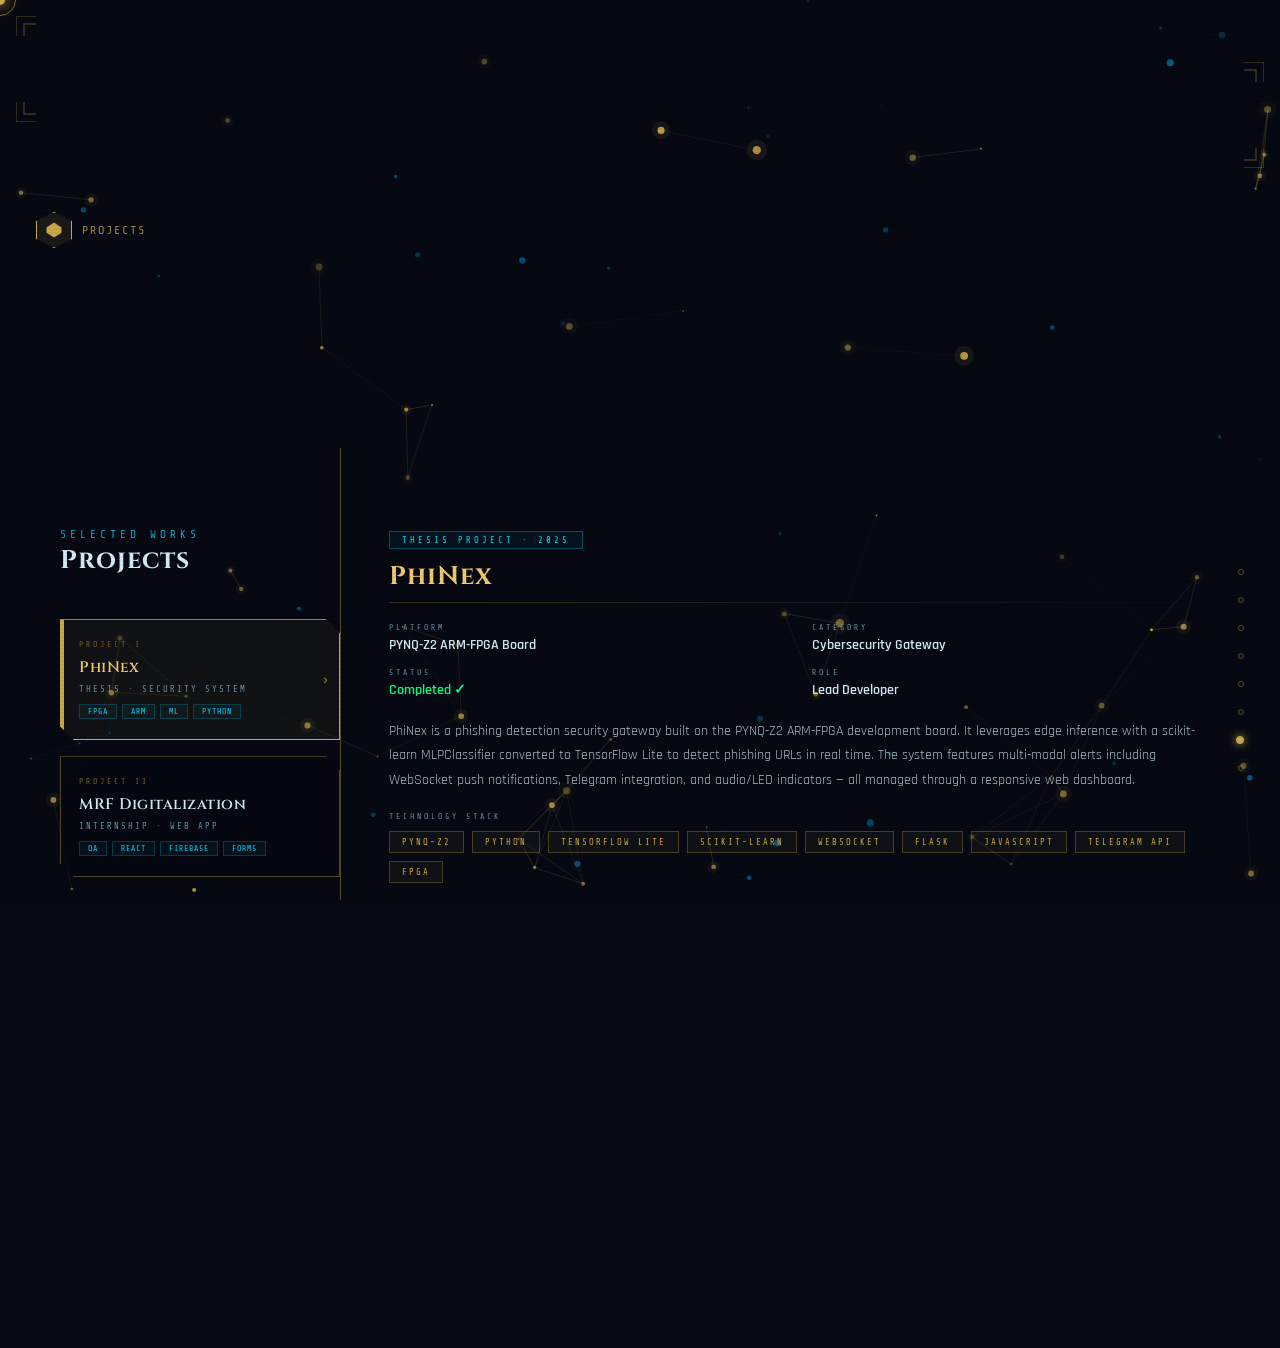
<file: projects.html>
<!DOCTYPE html>
<html lang="en">
<head>
<meta charset="UTF-8">
<meta name="viewport" content="width=device-width, initial-scale=1.0">
<title>Projects — Carl Christian Jarque</title>
<link rel="preconnect" href="https://fonts.googleapis.com">
<link rel="preconnect" href="https://fonts.gstatic.com" crossorigin>
<link href="https://fonts.googleapis.com/css2?family=Cinzel:wght@400;600;700;900&family=Rajdhani:wght@300;400;500;600;700&family=Share+Tech+Mono&display=optional" rel="stylesheet">
<link rel="stylesheet" href="css/style.css">
<style>
.projects-page {
  width: 100%; height: 100%;
  display: flex;
  align-items: stretch;
  position: relative;
}

/* ============================================
   LEFT: Vertical project cards list
   ============================================ */
.projects-list {
  flex: 0 0 340px;
  display: flex;
  flex-direction: column;
  padding: 80px 0 40px 60px;
  gap: 16px;
  overflow-y: auto;
  position: relative;
}
.projects-list-header {
  margin-bottom: 8px;
}
.projects-list::-webkit-scrollbar { width: 3px; }
.projects-list::-webkit-scrollbar-track { background: transparent; }
.projects-list::-webkit-scrollbar-thumb { background: var(--border); }

/* Vertical project card */
.project-card {
  border: 1px solid var(--border);
  background: rgba(6,9,18,0.7);
  padding: 20px 18px;
  cursor: pointer;
  transition: all 0.3s;
  position: relative;
  overflow: hidden;
  clip-path: polygon(0 0, calc(100% - 14px) 0, 100% 14px, 100% 100%, 14px 100%, 0 calc(100% - 14px));
}
.project-card::before {
  content: '';
  position: absolute;
  left: 0; top: 0;
  width: 3px; height: 100%;
  background: var(--gold);
  opacity: 0;
  transition: opacity 0.3s;
}
.project-card:hover, .project-card.active {
  border-color: var(--gold);
  background: rgba(201,168,76,0.06);
}
.project-card:hover::before,
.project-card.active::before { opacity: 1; }

.project-card-num {
  font-family: 'Share Tech Mono', monospace;
  font-size: 0.5rem;
  color: var(--gold-dim);
  letter-spacing: 3px;
  margin-bottom: 8px;
}
.project-card-name {
  font-family: 'Cinzel', serif;
  font-size: 0.95rem;
  font-weight: 600;
  color: var(--blue-white);
  margin-bottom: 6px;
  letter-spacing: 0.5px;
  transition: color 0.3s;
}
.project-card:hover .project-card-name,
.project-card.active .project-card-name { color: var(--gold-light); }

.project-card-type {
  font-family: 'Share Tech Mono', monospace;
  font-size: 0.55rem;
  color: var(--text-dim);
  letter-spacing: 2px;
  margin-bottom: 10px;
}
.project-card-tags {
  display: flex;
  flex-wrap: wrap;
  gap: 5px;
}
.project-tag {
  font-family: 'Share Tech Mono', monospace;
  font-size: 0.5rem;
  color: var(--cyan);
  letter-spacing: 1px;
  padding: 2px 8px;
  border: 1px solid rgba(0,217,255,0.2);
  background: rgba(0,217,255,0.04);
}
.project-card-arrow {
  position: absolute;
  right: 14px; top: 50%;
  transform: translateY(-50%);
  color: var(--gold-dim);
  font-size: 1.1rem;
  transition: all 0.3s;
  opacity: 0;
}
.project-card:hover .project-card-arrow,
.project-card.active .project-card-arrow { opacity: 1; color: var(--gold); transform: translateY(-50%) translateX(3px); }

/* ============================================
   RIGHT: Project detail panel
   ============================================ */
.project-detail {
  flex: 1;
  display: flex;
  flex-direction: column;
  padding: 80px 60px 40px 48px;
  gap: 20px;
  overflow-y: auto;
  position: relative;
  border-left: 1px solid var(--border);
}
.project-detail::-webkit-scrollbar { width: 3px; }
.project-detail::-webkit-scrollbar-track { background: transparent; }
.project-detail::-webkit-scrollbar-thumb { background: var(--border); }

/* Empty state */
.detail-empty {
  flex: 1;
  display: flex;
  flex-direction: column;
  align-items: center;
  justify-content: center;
  gap: 16px;
  opacity: 0.4;
}
.detail-empty-icon {
  font-size: 3rem;
  opacity: 0.3;
}
.detail-empty-text {
  font-family: 'Share Tech Mono', monospace;
  font-size: 0.6rem;
  color: var(--text-dim);
  letter-spacing: 3px;
}

/* Detail content */
.detail-content { display: none; flex-direction: column; gap: 20px; }
.detail-content.visible { display: flex; }

.detail-header { flex-shrink: 0; }
.detail-type-badge {
  display: inline-block;
  font-family: 'Share Tech Mono', monospace;
  font-size: 0.55rem;
  color: var(--cyan);
  letter-spacing: 3px;
  padding: 3px 12px;
  border: 1px solid rgba(0,217,255,0.3);
  background: rgba(0,217,255,0.05);
  margin-bottom: 10px;
}
.detail-title {
  font-family: 'Cinzel', serif;
  font-size: 1.6rem;
  font-weight: 700;
  color: var(--gold-light);
  margin-bottom: 8px;
  letter-spacing: 1px;
}
.detail-divider {
  height: 1px;
  background: linear-gradient(to right, var(--gold-dim), transparent);
  opacity: 0.4;
}

/* Detail info rows */
.detail-info-grid {
  display: grid;
  grid-template-columns: 1fr 1fr;
  gap: 14px;
}
.detail-info-item { display: flex; flex-direction: column; gap: 4px; }
.detail-info-label {
  font-family: 'Share Tech Mono', monospace;
  font-size: 0.5rem;
  color: var(--text-dim);
  letter-spacing: 3px;
  text-transform: uppercase;
}
.detail-info-value {
  font-family: 'Rajdhani', sans-serif;
  font-size: 0.88rem;
  font-weight: 600;
  color: var(--blue-white);
}

/* Description */
.detail-description {
  font-family: 'Rajdhani', sans-serif;
  font-size: 0.9rem;
  color: rgba(212,234,247,0.8);
  line-height: 1.7;
}

/* Tech stack tags */
.detail-stack-wrap {
  display: flex;
  flex-wrap: wrap;
  gap: 8px;
}
.stack-tag {
  font-family: 'Share Tech Mono', monospace;
  font-size: 0.55rem;
  color: var(--gold);
  letter-spacing: 2px;
  padding: 5px 12px;
  border: 1px solid rgba(201,168,76,0.3);
  background: rgba(201,168,76,0.05);
  transition: all 0.2s;
}
.stack-tag:hover { border-color: var(--gold); background: rgba(201,168,76,0.1); }

/* Image carousel in detail */
.detail-img-carousel {
  position: relative;
  border: 1px solid var(--border);
  background: #0a0d18;
  overflow: hidden;
  height: 220px;
  flex-shrink: 0;
}
.detail-main-img {
  width: 100%; height: 100%;
  object-fit: cover;
}
.detail-img-placeholder {
  width: 100%; height: 100%;
  display: flex;
  align-items: center;
  justify-content: center;
  flex-direction: column;
  gap: 10px;
}
.detail-img-nav {
  position: absolute;
  top: 50%; transform: translateY(-50%);
  width: 36px; height: 36px;
  background: rgba(6,9,18,0.8);
  border: 1px solid var(--border);
  color: var(--gold);
  display: flex; align-items: center; justify-content: center;
  cursor: pointer;
  transition: all 0.2s;
  font-size: 1.1rem;
}
.detail-img-nav:hover { border-color: var(--gold); }
.detail-img-nav.left { left: 8px; }
.detail-img-nav.right { right: 8px; }
.detail-img-counter {
  position: absolute;
  bottom: 8px; right: 10px;
  font-family: 'Share Tech Mono', monospace;
  font-size: 0.55rem;
  color: var(--text-dim);
  letter-spacing: 2px;
}
.detail-thumbs {
  display: flex;
  gap: 6px;
  margin-top: 8px;
  overflow-x: auto;
}
.detail-thumbs::-webkit-scrollbar { height: 2px; }
.detail-thumb {
  flex-shrink: 0;
  width: 56px; height: 40px;
  border: 1px solid var(--border);
  overflow: hidden;
  cursor: pointer;
  transition: border-color 0.2s;
  background: #0a0d18;
  display: flex; align-items: center; justify-content: center;
}
.detail-thumb.active { border-color: var(--gold); }
.detail-thumb img { width: 100%; height: 100%; object-fit: cover; }

/* GitHub link button */
.detail-github-btn {
  display: flex;
  align-items: center;
  gap: 10px;
  padding: 10px 20px;
  border: 1px solid var(--border);
  background: transparent;
  color: var(--text-dim);
  font-family: 'Share Tech Mono', monospace;
  font-size: 0.6rem;
  letter-spacing: 2px;
  cursor: pointer;
  transition: all 0.25s;
  text-decoration: none;
  width: fit-content;
}
.detail-github-btn:hover { border-color: var(--gold); color: var(--gold); }
.detail-github-btn svg { width: 16px; height: 16px; fill: currentColor; }





body > *:not(#bg-canvas):not(.scanlines):not(.cursor):not(.cursor-ring) {
  position: relative;
  z-index: 2;
}
.hub-page, .contact-page, .skills-page, .hobbies-page,
.projects-page, .certs-page, .about-page, .cards-section,
.contact-left, .contact-right, .hub-cards, .hub-mode-label,
.hub-card, .contact-item, .contact-header,
.skills-char-area, .skills-panel,
.hobby-frame, .hobbies-header, .frames-gallery,
.projects-list, .project-detail,
.certs-grid, .certs-header-row, .certs-footer,
.photo-section {
  position: relative;
  z-index: 20;
}

</style>
</head>
<body>
<div class="cursor" id="cursor"></div>
<div class="cursor-ring" id="cursor-ring"></div>
<div class="scanlines"></div>
<div class="corner-deco tl"><svg viewBox="0 0 40 40" fill="none" stroke="#c9a84c" stroke-width="1.5"><path d="M0 20 L0 0 L20 0"/><path d="M8 20 L8 8 L20 8"/></svg></div>
<div class="corner-deco tr"><svg viewBox="0 0 40 40" fill="none" stroke="#c9a84c" stroke-width="1.5"><path d="M0 20 L0 0 L20 0"/><path d="M8 20 L8 8 L20 8"/></svg></div>
<div class="corner-deco bl"><svg viewBox="0 0 40 40" fill="none" stroke="#c9a84c" stroke-width="1.5"><path d="M0 20 L0 0 L20 0"/><path d="M8 20 L8 8 L20 8"/></svg></div>
<div class="corner-deco br"><svg viewBox="0 0 40 40" fill="none" stroke="#c9a84c" stroke-width="1.5"><path d="M0 20 L0 0 L20 0"/><path d="M8 20 L8 8 L20 8"/></svg></div>
<canvas id="bg-canvas"></canvas>

<div class="nav-breadcrumb">
  <div class="nav-logo" onclick="openAdminModal()"><svg viewBox="0 0 24 24"><path d="M12 2L22 8.5V15.5L12 22L2 15.5V8.5L12 2Z"/></svg></div>
  <span class="nav-section-name">Projects</span>
</div>
<nav class="floating-nav">
  <a href="index.html" class="nav-item"><span class="nav-item-label">HOME</span><div class="nav-dot"></div></a>
  <a href="about.html" class="nav-item"><span class="nav-item-label">WHO AM I</span><div class="nav-dot"></div></a>
  <a href="hobbies.html" class="nav-item"><span class="nav-item-label">HOBBIES</span><div class="nav-dot"></div></a>
  <a href="hub.html" class="nav-item"><span class="nav-item-label">EXPLORE</span><div class="nav-dot"></div></a>
  <a href="skills.html" class="nav-item"><span class="nav-item-label">ABILITIES</span><div class="nav-dot"></div></a>
  <a href="certifications.html" class="nav-item"><span class="nav-item-label">CERTS</span><div class="nav-dot"></div></a>
  <a href="projects.html" class="nav-item active"><span class="nav-item-label">PROJECTS</span><div class="nav-dot"></div></a>
  <a href="contact.html" class="nav-item"><span class="nav-item-label">CONTACT</span><div class="nav-dot"></div></a>
</nav>
<a href="index.html" class="back-btn">
  <svg viewBox="0 0 24 24"><path d="M20 11H7.83l5.59-5.59L12 4l-8 8 8 8 1.41-1.41L7.83 13H20v-2z"/></svg>
  <span class="back-btn-text">BACK</span>
</a>

<div class="page">
<div class="projects-page">

  <!-- LEFT: Project list -->
  <div class="projects-list">
    <div class="projects-list-header">
      <div class="section-tag">Selected Works</div>
      <h1 class="section-title" style="font-size:1.6rem;">Projects</h1>
    </div>

    <div class="project-card active" onclick="showProject(0)">
      <div class="project-card-num">PROJECT I</div>
      <div class="project-card-name">PhiNex</div>
      <div class="project-card-type">THESIS · SECURITY SYSTEM</div>
      <div class="project-card-tags">
        <span class="project-tag">FPGA</span>
        <span class="project-tag">ARM</span>
        <span class="project-tag">ML</span>
        <span class="project-tag">PYTHON</span>
      </div>
      <span class="project-card-arrow">›</span>
    </div>

    <div class="project-card" onclick="showProject(1)">
      <div class="project-card-num">PROJECT II</div>
      <div class="project-card-name">MRF Digitalization</div>
      <div class="project-card-type">INTERNSHIP · WEB APP</div>
      <div class="project-card-tags">
        <span class="project-tag">QA</span>
        <span class="project-tag">REACT</span>
        <span class="project-tag">FIREBASE</span>
        <span class="project-tag">FORMS</span>
      </div>
      <span class="project-card-arrow">›</span>
    </div>
  </div>

  <!-- RIGHT: Detail panel -->
  <div class="project-detail">

    <!-- Empty state -->
    <div class="detail-empty" id="detail-empty" style="display:none;">
      <div class="detail-empty-icon">⚡</div>
      <div class="detail-empty-text">SELECT A PROJECT</div>
    </div>

    <!-- PhiNex detail -->
    <div class="detail-content visible" id="detail-0">
      <div class="detail-header">
        <div class="detail-type-badge">THESIS PROJECT · 2025</div>
        <div class="detail-title">PhiNex</div>
        <div class="detail-divider"></div>
      </div>

      <div class="detail-info-grid">
        <div class="detail-info-item">
          <span class="detail-info-label">Platform</span>
          <span class="detail-info-value">PYNQ-Z2 ARM-FPGA Board</span>
        </div>
        <div class="detail-info-item">
          <span class="detail-info-label">Category</span>
          <span class="detail-info-value">Cybersecurity Gateway</span>
        </div>
        <div class="detail-info-item">
          <span class="detail-info-label">Status</span>
          <span class="detail-info-value" style="color:#00ff88;">Completed ✓</span>
        </div>
        <div class="detail-info-item">
          <span class="detail-info-label">Role</span>
          <span class="detail-info-value">Lead Developer</span>
        </div>
      </div>

      <div class="detail-description">
        PhiNex is a phishing detection security gateway built on the PYNQ-Z2 ARM-FPGA development board. It leverages edge inference with a scikit-learn MLPClassifier converted to TensorFlow Lite to detect phishing URLs in real time. The system features multi-modal alerts including WebSocket push notifications, Telegram integration, and audio/LED indicators — all managed through a responsive web dashboard.
      </div>

      <div>
        <div class="detail-info-label" style="margin-bottom:10px;">TECHNOLOGY STACK</div>
        <div class="detail-stack-wrap">
          <span class="stack-tag">PYNQ-Z2</span>
          <span class="stack-tag">PYTHON</span>
          <span class="stack-tag">TENSORFLOW LITE</span>
          <span class="stack-tag">SCIKIT-LEARN</span>
          <span class="stack-tag">WEBSOCKET</span>
          <span class="stack-tag">FLASK</span>
          <span class="stack-tag">JAVASCRIPT</span>
          <span class="stack-tag">TELEGRAM API</span>
          <span class="stack-tag">FPGA</span>
        </div>
      </div>

      <div class="detail-img-carousel" id="carousel-0">
        <div class="detail-img-placeholder">
          <div style="font-family:'Share Tech Mono',monospace;font-size:0.6rem;color:var(--text-dim);letter-spacing:3px;">NO IMAGES YET</div>
          <div style="font-family:'Rajdhani',sans-serif;font-size:0.75rem;color:var(--text-dim);">Add project images via Admin CMS</div>
        </div>
      </div>

      <a href="https://github.com/jarquecarl-debug" target="_blank" class="detail-github-btn">
        <svg viewBox="0 0 24 24"><path d="M9 19c-5 1.5-5-2.5-7-3m14 6v-3.87a3.37 3.37 0 0 0-.94-2.61c3.14-.35 6.44-1.54 6.44-7A5.44 5.44 0 0 0 20 4.77 5.07 5.07 0 0 0 19.91 1S18.73.65 16 2.48a13.38 13.38 0 0 0-7 0C6.27.65 5.09 1 5.09 1A5.07 5.07 0 0 0 5 4.77a5.44 5.44 0 0 0-1.5 3.78c0 5.42 3.3 6.61 6.44 7A3.37 3.37 0 0 0 9 18.13V22"/></svg>
        VIEW ON GITHUB
      </a>
    </div>

    <!-- MRF detail -->
    <div class="detail-content" id="detail-1">
      <div class="detail-header">
        <div class="detail-type-badge">INTERNSHIP PROJECT · 2026</div>
        <div class="detail-title">MRF Digitalization</div>
        <div class="detail-divider"></div>
      </div>

      <div class="detail-info-grid">
        <div class="detail-info-item">
          <span class="detail-info-label">Client</span>
          <span class="detail-info-value">Manufacturing Company QA Dept.</span>
        </div>
        <div class="detail-info-item">
          <span class="detail-info-label">Category</span>
          <span class="detail-info-value">Web Dashboard · QA System</span>
        </div>
        <div class="detail-info-item">
          <span class="detail-info-label">Status</span>
          <span class="detail-info-value" style="color:var(--gold);">In Progress ⚡</span>
        </div>
        <div class="detail-info-item">
          <span class="detail-info-label">Role</span>
          <span class="detail-info-value">Full Stack Developer</span>
        </div>
      </div>

      <div class="detail-description">
        A web-based dashboard designed to digitalize the Modification Request Form (MRF) process for a manufacturing company's QA department. The system eliminates paper-based workflows that were creating mountains of physical paperwork. Features role-based access control, a two-part digital MRF form, defect tracking, and a real-time QA dashboard for management visibility.
      </div>

      <div>
        <div class="detail-info-label" style="margin-bottom:10px;">TECHNOLOGY STACK</div>
        <div class="detail-stack-wrap">
          <span class="stack-tag">REACT</span>
          <span class="stack-tag">JAVASCRIPT</span>
          <span class="stack-tag">FIREBASE</span>
          <span class="stack-tag">FIRESTORE</span>
          <span class="stack-tag">HTML / CSS</span>
          <span class="stack-tag">ROLE-BASED ACCESS</span>
          <span class="stack-tag">QA WORKFLOW</span>
        </div>
      </div>

      <div class="detail-img-carousel" id="carousel-1">
        <div class="detail-img-placeholder">
          <div style="font-family:'Share Tech Mono',monospace;font-size:0.6rem;color:var(--text-dim);letter-spacing:3px;">NO IMAGES YET</div>
          <div style="font-family:'Rajdhani',sans-serif;font-size:0.75rem;color:var(--text-dim);">Add project images via Admin CMS</div>
        </div>
      </div>

      <a href="https://github.com/jarquecarl-debug" target="_blank" class="detail-github-btn">
        <svg viewBox="0 0 24 24"><path d="M9 19c-5 1.5-5-2.5-7-3m14 6v-3.87a3.37 3.37 0 0 0-.94-2.61c3.14-.35 6.44-1.54 6.44-7A5.44 5.44 0 0 0 20 4.77 5.07 5.07 0 0 0 19.91 1S18.73.65 16 2.48a13.38 13.38 0 0 0-7 0C6.27.65 5.09 1 5.09 1A5.07 5.07 0 0 0 5 4.77a5.44 5.44 0 0 0-1.5 3.78c0 5.42 3.3 6.61 6.44 7A3.37 3.37 0 0 0 9 18.13V22"/></svg>
        VIEW ON GITHUB
      </a>
    </div>

  </div>
</div>
</div><!-- /.page -->

<div id="admin-modal">
  <div id="admin-terminal">
    <div class="terminal-dots"><div class="terminal-dot red"></div><div class="terminal-dot amber"></div><div class="terminal-dot green"></div><span class="terminal-label">ADMIN TERMINAL v1.0</span></div>
    <div id="admin-terminal-log"></div>
    <div class="terminal-input-row"><span class="terminal-prompt">PASS://</span><input type="password" id="admin-password-input" placeholder="enter access key..." onkeydown="handleAdminKey(event)"></div>
    <div class="terminal-buttons"><button class="terminal-btn" onclick="attemptAdminLogin()">AUTHENTICATE</button><button class="terminal-btn close" onclick="closeAdminModal()">✕</button></div>
  </div>
</div>

<script src="js/main.js"></script>
<script>
let activeProject = 0;

function showProject(index) {
  // Update cards
  document.querySelectorAll('.project-card').forEach((c, i) => {
    c.classList.toggle('active', i === index);
  });
  // Hide all details
  document.querySelectorAll('.detail-content').forEach(d => {
    d.classList.remove('visible');
    d.style.display = 'none';
  });
  // Show selected
  const detail = document.getElementById(`detail-${index}`);
  if (detail) {
    detail.style.display = 'flex';
    detail.classList.add('visible');
    
  }
  activeProject = index;
}

window.addEventListener('load', () => {
  // Show first project detail
  showProject(0);
  // Entrance animations
});
</script>
</body>
</html>
</file>
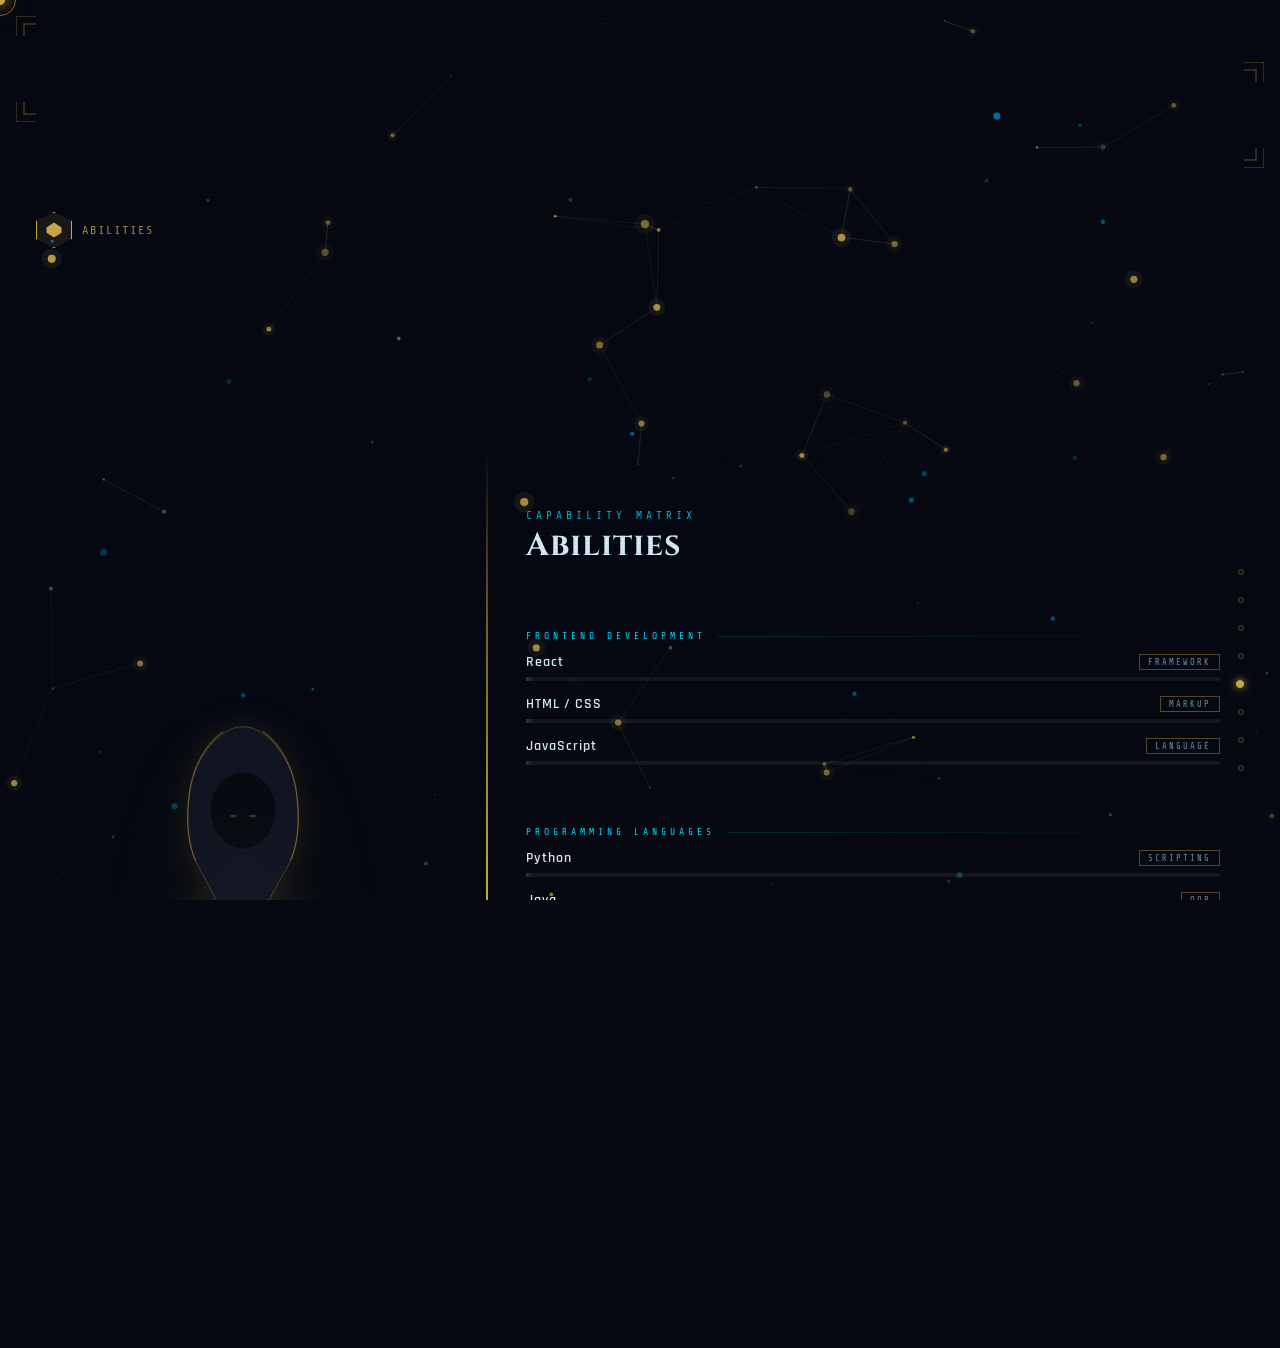
<file: skills.html>
<!DOCTYPE html>
<html lang="en">
<head>
<meta charset="UTF-8">
<meta name="viewport" content="width=device-width, initial-scale=1.0">
<title>Abilities — Carl Christian Jarque</title>
<link rel="preconnect" href="https://fonts.googleapis.com">
<link rel="preconnect" href="https://fonts.gstatic.com" crossorigin>
<link href="https://fonts.googleapis.com/css2?family=Cinzel:wght@400;600;700;900&family=Rajdhani:wght@300;400;500;600;700&family=Share+Tech+Mono&display=optional" rel="stylesheet">
<link rel="stylesheet" href="css/style.css">
<style>
.skills-page {
  width: 100%; height: 100%;
  display: flex;
  align-items: stretch;
  position: relative;
}

/* LEFT: Character */
.skills-char-area {
  flex: 0 0 38%;
  position: relative;
  display: flex;
  align-items: flex-end;
  justify-content: center;
  padding-bottom: 0;
}
.skills-char-glow {
  position: absolute;
  bottom: 0; left: 50%;
  transform: translateX(-50%);
  width: 280px; height: 500px;
  background: radial-gradient(ellipse at 50% 80%, rgba(201,168,76,0.07) 0%, transparent 70%);
  pointer-events: none;
}

/* RIGHT: Skills panel */
.skills-panel {
  flex: 1;
  display: flex;
  flex-direction: column;
  justify-content: center;
  padding: 80px 60px 60px 40px;
  overflow-y: auto;
  gap: 28px;
  position: relative;
}
.skills-panel::before {
  content: '';
  position: absolute;
  left: 0; top: 0;
  width: 2px; height: 100%;
  background: linear-gradient(to bottom, transparent, var(--gold-dim) 20%, var(--gold) 50%, var(--gold-dim) 80%, transparent);
}

/* Section header */
.skills-header {
  margin-bottom: 4px;
}
.skills-category {
  margin-bottom: 20px;
}
.skills-cat-title {
  font-family: 'Share Tech Mono', monospace;
  font-size: 0.6rem;
  color: var(--cyan);
  letter-spacing: 4px;
  text-transform: uppercase;
  margin-bottom: 12px;
  display: flex;
  align-items: center;
  gap: 12px;
}
.skills-cat-title::after {
  content: '';
  flex: 1;
  height: 1px;
  background: linear-gradient(to right, var(--cyan-dim), transparent);
  opacity: 0.5;
}

/* TECHNICAL SKILLS — progress bars */
.skill-bar-item {
  margin-bottom: 14px;
}
.skill-bar-header {
  display: flex;
  justify-content: space-between;
  align-items: center;
  margin-bottom: 6px;
}
.skill-bar-name {
  font-family: 'Rajdhani', sans-serif;
  font-size: 0.9rem;
  font-weight: 600;
  color: var(--blue-white);
  letter-spacing: 1px;
}
.skill-bar-tag {
  font-family: 'Share Tech Mono', monospace;
  font-size: 0.55rem;
  color: var(--text-dim);
  letter-spacing: 2px;
  padding: 2px 8px;
  border: 1px solid var(--border);
}
.skill-bar-track {
  width: 100%;
  height: 4px;
  background: rgba(255,255,255,0.06);
  position: relative;
  overflow: hidden;
}
.skill-bar-fill {
  height: 100%;
  width: 0%;
  background: linear-gradient(90deg, var(--gold-dim), var(--gold), var(--gold-light));
  position: relative;
  transition: width 1.2s cubic-bezier(0.25, 0.46, 0.45, 0.94);
  box-shadow: 0 0 8px rgba(201,168,76,0.4);
}
.skill-bar-fill::after {
  content: '';
  position: absolute;
  right: 0; top: -2px;
  width: 8px; height: 8px;
  background: var(--gold-light);
  border-radius: 50%;
  box-shadow: 0 0 8px var(--gold);
}

/* SOFT SKILLS — chip tags */
.soft-skills-wrap {
  display: flex;
  flex-wrap: wrap;
  gap: 10px;
}
.soft-skill-chip {
  padding: 8px 16px;
  border: 1px solid var(--border);
  background: rgba(201,168,76,0.04);
  font-family: 'Rajdhani', sans-serif;
  font-size: 0.82rem;
  font-weight: 600;
  color: var(--blue-white);
  letter-spacing: 1px;
  clip-path: polygon(8px 0, 100% 0, calc(100% - 8px) 100%, 0 100%);
  transition: all 0.25s;
  cursor: default;
}
.soft-skill-chip:hover {
  border-color: var(--gold);
  background: rgba(201,168,76,0.1);
  color: var(--gold-light);
}

/* TECH TAGS grid */
.tech-tags-wrap {
  display: flex;
  flex-wrap: wrap;
  gap: 8px;
}
.tech-tag {
  padding: 6px 14px;
  border: 1px solid rgba(0,217,255,0.2);
  background: rgba(0,217,255,0.04);
  font-family: 'Share Tech Mono', monospace;
  font-size: 0.6rem;
  color: var(--cyan);
  letter-spacing: 2px;
  transition: all 0.25s;
  cursor: default;
}
.tech-tag:hover {
  border-color: var(--cyan);
  background: rgba(0,217,255,0.1);
  box-shadow: 0 0 10px rgba(0,217,255,0.15);
}

/* Divider */
.skills-divider {
  height: 1px;
  background: linear-gradient(to right, transparent, var(--border), transparent);
  margin: 4px 0;
}





body > *:not(#bg-canvas):not(.scanlines):not(.cursor):not(.cursor-ring) {
  position: relative;
  z-index: 2;
}
.hub-page, .contact-page, .skills-page, .hobbies-page,
.projects-page, .certs-page, .about-page, .cards-section,
.contact-left, .contact-right, .hub-cards, .hub-mode-label,
.hub-card, .contact-item, .contact-header,
.skills-char-area, .skills-panel,
.hobby-frame, .hobbies-header, .frames-gallery,
.projects-list, .project-detail,
.certs-grid, .certs-header-row, .certs-footer,
.photo-section {
  position: relative;
  z-index: 20;
}

</style>
</head>
<body>
<div class="cursor" id="cursor"></div>
<div class="cursor-ring" id="cursor-ring"></div>
<div class="scanlines"></div>
<div class="corner-deco tl"><svg viewBox="0 0 40 40" fill="none" stroke="#c9a84c" stroke-width="1.5"><path d="M0 20 L0 0 L20 0"/><path d="M8 20 L8 8 L20 8"/></svg></div>
<div class="corner-deco tr"><svg viewBox="0 0 40 40" fill="none" stroke="#c9a84c" stroke-width="1.5"><path d="M0 20 L0 0 L20 0"/><path d="M8 20 L8 8 L20 8"/></svg></div>
<div class="corner-deco bl"><svg viewBox="0 0 40 40" fill="none" stroke="#c9a84c" stroke-width="1.5"><path d="M0 20 L0 0 L20 0"/><path d="M8 20 L8 8 L20 8"/></svg></div>
<div class="corner-deco br"><svg viewBox="0 0 40 40" fill="none" stroke="#c9a84c" stroke-width="1.5"><path d="M0 20 L0 0 L20 0"/><path d="M8 20 L8 8 L20 8"/></svg></div>
<canvas id="bg-canvas"></canvas>

<div class="nav-breadcrumb">
  <div class="nav-logo" onclick="openAdminModal()"><svg viewBox="0 0 24 24"><path d="M12 2L22 8.5V15.5L12 22L2 15.5V8.5L12 2Z"/></svg></div>
  <span class="nav-section-name">Abilities</span>
</div>
<nav class="floating-nav">
  <a href="index.html" class="nav-item"><span class="nav-item-label">HOME</span><div class="nav-dot"></div></a>
  <a href="about.html" class="nav-item"><span class="nav-item-label">WHO AM I</span><div class="nav-dot"></div></a>
  <a href="hobbies.html" class="nav-item"><span class="nav-item-label">HOBBIES</span><div class="nav-dot"></div></a>
  <a href="hub.html" class="nav-item"><span class="nav-item-label">EXPLORE</span><div class="nav-dot"></div></a>
  <a href="skills.html" class="nav-item active"><span class="nav-item-label">ABILITIES</span><div class="nav-dot"></div></a>
  <a href="certifications.html" class="nav-item"><span class="nav-item-label">CERTS</span><div class="nav-dot"></div></a>
  <a href="projects.html" class="nav-item"><span class="nav-item-label">PROJECTS</span><div class="nav-dot"></div></a>
  <a href="contact.html" class="nav-item"><span class="nav-item-label">CONTACT</span><div class="nav-dot"></div></a>
</nav>
<a href="hub.html" class="back-btn">
  <svg viewBox="0 0 24 24"><path d="M20 11H7.83l5.59-5.59L12 4l-8 8 8 8 1.41-1.41L7.83 13H20v-2z"/></svg>
  <span class="back-btn-text">BACK</span>
</a>

<div class="page">
<div class="skills-page">

  <!-- CHARACTER -->
  <div class="skills-char-area">
    <div class="skills-char-glow"></div>
    <svg viewBox="0 0 400 700" fill="none" xmlns="http://www.w3.org/2000/svg"
      style="width:380px;height:680px;filter:drop-shadow(0 0 16px rgba(201,168,76,0.12))">
      <defs>
        <linearGradient id="sCoatGrad" x1="0%" y1="0%" x2="100%" y2="100%"><stop offset="0%" stop-color="#1a1e2e"/><stop offset="100%" stop-color="#0d1020"/></linearGradient>
        <linearGradient id="sGoldEdge" x1="0%" y1="0%" x2="100%" y2="100%"><stop offset="0%" stop-color="#c9a84c" stop-opacity="0.8"/><stop offset="50%" stop-color="#f0c96e" stop-opacity="0.6"/><stop offset="100%" stop-color="#c9a84c" stop-opacity="0.8"/></linearGradient>
        <radialGradient id="sBodyGlow" cx="50%" cy="40%" r="50%"><stop offset="0%" stop-color="#c9a84c" stop-opacity="0.1"/><stop offset="100%" stop-color="#c9a84c" stop-opacity="0"/></radialGradient>
      </defs>
      <!-- Ground glow -->
      <ellipse cx="200" cy="690" rx="100" ry="14" fill="rgba(201,168,76,0.12)" opacity="0.6"/>
      <!-- CONTEMPLATIVE POSE: looking down at hand/arm -->
      <!-- Body -->
      <path d="M145 238 C125 278 110 338 105 418 C100 478 97 538 93 618 C93 628 95 638 100 643 C115 648 135 646 150 643 L153 578 L157 518 L200 518 L243 518 L247 578 L250 643 C265 646 285 648 300 643 C305 638 307 628 307 618 C303 538 300 478 295 418 C290 338 275 278 255 238 Z" fill="url(#sCoatGrad)"/>
      <!-- Gold trim -->
      <path d="M145 238 L135 318 L115 418 L105 518 L93 618" stroke="url(#sGoldEdge)" stroke-width="1.5" fill="none" opacity="0.5"/>
      <path d="M255 238 L265 318 L285 418 L295 518 L307 618" stroke="url(#sGoldEdge)" stroke-width="1.5" fill="none" opacity="0.5"/>
      <!-- Inner shirt -->
      <path d="M183 253 L185 318 L200 328 L215 318 L217 253" fill="#0a1520" opacity="0.8"/>
      <path d="M188 268 L188 308 M195 263 L195 313 M202 261 L202 316 M209 263 L209 313 M216 268 L216 308" stroke="#00d9ff" stroke-width="0.4" opacity="0.3"/>
      <!-- LEFT ARM: bent down, looking at forearm/hand -->
      <path d="M113 268 C100 285 92 310 90 345 C88 368 90 385 96 395 C102 405 112 408 120 404 C130 400 136 388 138 372 C142 348 142 320 143 295 C144 278 145 262 145 250 Z" fill="#141828"/>
      <path d="M90 295 C86 320 84 348 86 372 C88 390 94 404 100 410" stroke="#c9a84c" stroke-width="0.8" fill="none" opacity="0.35"/>
      <!-- Left hand (holding/examining) -->
      <path d="M96 395 C90 408 88 422 92 430 C96 436 104 437 110 432 C116 427 118 414 116 402 Z" fill="#1a1e2e" stroke="#c9a84c" stroke-width="0.8" stroke-opacity="0.4"/>
      <!-- RIGHT ARM: slightly raised, relaxed -->
      <path d="M287 268 C300 288 310 315 313 360 C315 385 313 405 308 418 C304 428 296 432 288 429 C280 426 275 416 273 402 C271 382 273 358 272 335 C271 310 267 285 263 268 Z" fill="#141828"/>
      <path d="M313 295 C316 320 317 348 315 372 C313 390 308 406 302 414" stroke="#c9a84c" stroke-width="0.8" fill="none" opacity="0.35"/>
      <!-- Right hand -->
      <path d="M308 418 C312 428 313 440 310 447 C307 452 300 453 295 448 C290 443 289 432 291 422 Z" fill="#1a1e2e" stroke="#c9a84c" stroke-width="0.8" stroke-opacity="0.4"/>
      <!-- Neck -->
      <rect x="188" y="190" width="24" height="50" rx="4" fill="#141828"/>
      <!-- HOOD: tilted slightly down (contemplating) -->
      <path d="M150 195 C143 180 140 158 143 130 C146 100 159 76 178 62 C186 56 193 54 200 54 C207 54 214 56 222 62 C241 76 254 100 257 130 C260 158 257 180 250 195 C243 210 233 224 228 236 C218 238 200 240 172 238 C168 226 157 210 150 195 Z" fill="#0f1322" stroke="#c9a84c" stroke-width="0.8" stroke-opacity="0.4"/>
      <!-- Hood shadow -->
      <path d="M150 195 C143 178 140 155 143 128 C146 97 160 73 179 59" stroke="#c9a84c" stroke-width="1.2" fill="none" opacity="0.4"/>
      <path d="M250 195 C257 178 260 155 257 128 C254 97 240 73 221 59" stroke="#c9a84c" stroke-width="1.2" fill="none" opacity="0.4"/>
      <!-- Face shadow -->
      <ellipse cx="200" cy="142" rx="34" ry="40" fill="#050810" opacity="0.95"/>
      <!-- Eye glow — looking downward -->
      <ellipse cx="190" cy="148" rx="4" ry="1.5" fill="#c9a84c" opacity="0.2">
        <animate attributeName="opacity" values="0.1;0.3;0.1" dur="3s" repeatCount="indefinite"/>
      </ellipse>
      <ellipse cx="210" cy="148" rx="4" ry="1.5" fill="#c9a84c" opacity="0.2">
        <animate attributeName="opacity" values="0.1;0.3;0.1" dur="3s" repeatCount="indefinite"/>
      </ellipse>
      <!-- Belt -->
      <rect x="178" y="368" width="44" height="16" rx="2" fill="#161a28" stroke="#c9a84c" stroke-width="0.8" stroke-opacity="0.5"/>
      <!-- Coat bottom -->
      <path d="M105 518 C100 568 95 608 93 638 C105 643 125 644 143 641 L147 558 L153 518 Z" fill="#0d1020"/>
      <path d="M295 518 C300 568 305 608 307 638 C295 643 275 644 257 641 L253 558 L247 518 Z" fill="#0d1020"/>
      <!-- Legs -->
      <rect x="160" y="518" width="36" height="118" rx="4" fill="#111520"/>
      <rect x="204" y="518" width="36" height="118" rx="4" fill="#111520"/>
      <!-- Boots -->
      <path d="M158 632 L158 655 C158 662 162 667 168 669 L194 669 L196 632 Z" fill="#0d1020" stroke="#c9a84c" stroke-width="0.8" stroke-opacity="0.4"/>
      <path d="M202 632 L204 669 L232 669 C238 667 242 662 242 655 L242 632 Z" fill="#0d1020" stroke="#c9a84c" stroke-width="0.8" stroke-opacity="0.4"/>
      <!-- Floating data particles around hand (ability scan effect) -->
      <circle cx="75" cy="390" r="2" fill="#00d9ff" opacity="0.6">
        <animate attributeName="cx" values="75;65;80;70;75" dur="4s" repeatCount="indefinite"/>
        <animate attributeName="cy" values="390;375;385;400;390" dur="4s" repeatCount="indefinite"/>
        <animate attributeName="opacity" values="0.3;0.8;0.4;0.7;0.3" dur="4s" repeatCount="indefinite"/>
      </circle>
      <circle cx="55" cy="410" r="1.5" fill="#c9a84c" opacity="0.5">
        <animate attributeName="cx" values="55;68;52;60;55" dur="3s" repeatCount="indefinite"/>
        <animate attributeName="cy" values="410;398;422;405;410" dur="3s" repeatCount="indefinite"/>
      </circle>
      <circle cx="85" cy="420" r="1" fill="#00d9ff" opacity="0.4">
        <animate attributeName="cy" values="420;405;420" dur="2.5s" repeatCount="indefinite"/>
      </circle>
      <line x1="75" y1="390" x2="55" y2="410" stroke="#00d9ff" stroke-width="0.4" opacity="0.2">
        <animate attributeName="opacity" values="0.1;0.4;0.1" dur="2s" repeatCount="indefinite"/>
      </line>
      <line x1="55" y1="410" x2="85" y2="420" stroke="#c9a84c" stroke-width="0.4" opacity="0.15">
        <animate attributeName="opacity" values="0.05;0.3;0.05" dur="2.5s" repeatCount="indefinite"/>
      </line>
      <!-- Body glow -->
      <rect x="50" y="50" width="300" height="620" fill="url(#sBodyGlow)" opacity="0.4"/>
    </svg>
  </div>

  <!-- SKILLS PANEL -->
  <div class="skills-panel">
    <div class="skills-header">
      <div class="section-tag">Capability Matrix</div>
      <h1 class="section-title" style="margin-bottom:0;">Abilities</h1>
    </div>

    <div class="skills-divider"></div>

    <!-- TECHNICAL SKILLS -->
    <div class="skills-category">
      <div class="skills-cat-title">Frontend Development</div>
      <div class="skill-bar-item">
        <div class="skill-bar-header">
          <span class="skill-bar-name">React</span>
          <span class="skill-bar-tag">FRAMEWORK</span>
        </div>
        <div class="skill-bar-track"><div class="skill-bar-fill" data-width="75"></div></div>
      </div>
      <div class="skill-bar-item">
        <div class="skill-bar-header">
          <span class="skill-bar-name">HTML / CSS</span>
          <span class="skill-bar-tag">MARKUP</span>
        </div>
        <div class="skill-bar-track"><div class="skill-bar-fill" data-width="88"></div></div>
      </div>
      <div class="skill-bar-item">
        <div class="skill-bar-header">
          <span class="skill-bar-name">JavaScript</span>
          <span class="skill-bar-tag">LANGUAGE</span>
        </div>
        <div class="skill-bar-track"><div class="skill-bar-fill" data-width="80"></div></div>
      </div>
    </div>

    <div class="skills-category">
      <div class="skills-cat-title">Programming Languages</div>
      <div class="skill-bar-item">
        <div class="skill-bar-header">
          <span class="skill-bar-name">Python</span>
          <span class="skill-bar-tag">SCRIPTING</span>
        </div>
        <div class="skill-bar-track"><div class="skill-bar-fill" data-width="70"></div></div>
      </div>
      <div class="skill-bar-item">
        <div class="skill-bar-header">
          <span class="skill-bar-name">Java</span>
          <span class="skill-bar-tag">OOP</span>
        </div>
        <div class="skill-bar-track"><div class="skill-bar-fill" data-width="65"></div></div>
      </div>
      <div class="skill-bar-item">
        <div class="skill-bar-header">
          <span class="skill-bar-name">C#</span>
          <span class="skill-bar-tag">OOP</span>
        </div>
        <div class="skill-bar-track"><div class="skill-bar-fill" data-width="60"></div></div>
      </div>
    </div>

    <div class="skills-category">
      <div class="skills-cat-title">Web Technologies</div>
      <div class="tech-tags-wrap">
        <div class="tech-tag">RESPONSIVE DESIGN</div>
        <div class="tech-tag">UI/UX IMPLEMENTATION</div>
        <div class="tech-tag">FIREBASE</div>
        <div class="tech-tag">REST APIs</div>
        <div class="tech-tag">GIT / GITHUB</div>
        <div class="tech-tag">PROMPT ENGINEERING</div>
      </div>
    </div>

    <div class="skills-divider"></div>

    <!-- SOFT SKILLS -->
    <div class="skills-category">
      <div class="skills-cat-title">Soft Skills</div>
      <div class="soft-skills-wrap">
        <div class="soft-skill-chip">ADAPTABILITY</div>
        <div class="soft-skill-chip">TEAMWORK</div>
        <div class="soft-skill-chip">COMMUNICATION</div>
        <div class="soft-skill-chip">VOICE IMPRESSION</div>
        <div class="soft-skill-chip">PROBLEM SOLVING</div>
        <div class="soft-skill-chip">CREATIVE THINKING</div>
      </div>
    </div>

  </div>
</div>
</div><!-- /.page -->

<div id="admin-modal">
  <div id="admin-terminal">
    <div class="terminal-dots"><div class="terminal-dot red"></div><div class="terminal-dot amber"></div><div class="terminal-dot green"></div><span class="terminal-label">ADMIN TERMINAL v1.0</span></div>
    <div id="admin-terminal-log"></div>
    <div class="terminal-input-row"><span class="terminal-prompt">PASS://</span><input type="password" id="admin-password-input" placeholder="enter access key..." onkeydown="handleAdminKey(event)"></div>
    <div class="terminal-buttons"><button class="terminal-btn" onclick="attemptAdminLogin()">AUTHENTICATE</button><button class="terminal-btn close" onclick="closeAdminModal()">✕</button></div>
  </div>
</div>

<script src="js/main.js"></script>
<script>
window.addEventListener('load', () => {
  // Entrance animations

  // Animate skill bars on load
  setTimeout(() => {
    document.querySelectorAll('.skill-bar-fill').forEach(bar => {
      const target = bar.getAttribute('data-width');
      
    });
  }, 600);
});
</script>
</body>
</html>
</file>
<file: css/style.css>
/* ============================================
   CARL CHRISTIAN JARQUE — PORTFOLIO
   Shared Stylesheet
   ============================================ */

:root {
  --bg: #060912;
  --gold: #c9a84c;
  --gold-light: #f0c96e;
  --gold-dim: #7a5e28;
  --cyan: #00d9ff;
  --cyan-dim: #004d5c;
  --blue-white: #d4eaf7;
  --text-dim: #6a8fa8;
  --red: #e03c3c;
  --panel-bg: rgba(6, 9, 18, 0.88);
  --border: rgba(201, 168, 76, 0.4);
  --border-bright: rgba(201, 168, 76, 0.85);
}

* { margin: 0; padding: 0; box-sizing: border-box; }

html, body {
  width: 100%; height: 100%;
  overflow: hidden;
  background: var(--bg);
  color: var(--blue-white);
  font-family: 'Rajdhani', sans-serif;
  cursor: none;
}

/* ============================================
   CUSTOM CURSOR
   ============================================ */
.cursor {
  position: fixed;
  width: 10px; height: 10px;
  background: var(--gold);
  border-radius: 50%;
  pointer-events: none;
  z-index: 9999;
  transform: translate(-50%, -50%);
  transition: transform 0.1s;
  box-shadow: 0 0 12px var(--gold), 0 0 24px var(--gold-dim);
}
.cursor-ring {
  position: fixed;
  width: 32px; height: 32px;
  border: 1px solid var(--gold);
  border-radius: 50%;
  pointer-events: none;
  z-index: 9998;
  transform: translate(-50%, -50%);
  transition: all 0.15s ease;
  opacity: 0.6;
}

/* ============================================
   BACKGROUND CANVAS
   ============================================ */
#bg-canvas {
  position: fixed;
  top: 0; left: 0;
  width: 100%; height: 100%;
  z-index: 1;
  pointer-events: none;
}

/* ============================================
   UNIVERSAL CONTENT LAYER
   Forces ALL page content above the canvas (z-index:1)
   ============================================ */
.page,
.hub-page, .contact-page, .skills-page,
.hobbies-page, .projects-page, .certs-page,
.about-page, .cards-section,
.nav-breadcrumb, .floating-nav, .back-btn,
.scanlines, .corner-deco,
#aria-panel, #admin-modal, #loading-screen,
#hologram-overlay, #carousel-overlay,
#cert-viewer, #cube-hologram-wrap {
  position: relative;
  z-index: 10;
}

/* Fixed elements need z-index too */
.nav-breadcrumb  { z-index: 1000; }
.floating-nav    { z-index: 1000; }
.back-btn        { z-index: 1000; }
.corner-deco     { z-index: 6;    }
.scanlines       { z-index: 5;    }
#loading-screen  { z-index: 9000; }
#aria-panel      { z-index: 500;  }
#admin-modal     { z-index: 900;  }
#hologram-overlay,
#carousel-overlay,
#cert-viewer     { z-index: 800;  }
.cards-section   { z-index: 200;  }
.cursor          { z-index: 9999; }
.cursor-ring     { z-index: 9998; }
.page {
  position: fixed;
  top: 0; left: 0;
  width: 100%; height: 100%;
  z-index: 10;
  display: flex;
  opacity: 1;
}

/* ============================================
   NAV BREADCRUMB
   ============================================ */
.nav-breadcrumb {
  position: fixed;
  top: 28px; left: 36px;
  z-index: 1000;
  display: flex;
  align-items: center;
  gap: 10px;
}
.nav-logo {
  width: 36px; height: 36px;
  border: 1.5px solid var(--gold);
  display: flex; align-items: center; justify-content: center;
  clip-path: polygon(50% 0%, 100% 25%, 100% 75%, 50% 100%, 0% 75%, 0% 25%);
  background: rgba(201,168,76,0.1);
  cursor: pointer;
  transition: all 0.3s;
}
.nav-logo:hover { background: rgba(201,168,76,0.2); }
.nav-logo svg { width: 18px; height: 18px; fill: var(--gold); }
.nav-section-name {
  font-family: 'Share Tech Mono', monospace;
  font-size: 0.75rem;
  color: var(--gold);
  letter-spacing: 2px;
  text-transform: uppercase;
  opacity: 0.8;
}

/* ============================================
   FLOATING NAV
   ============================================ */
.floating-nav {
  position: fixed;
  right: 36px;
  top: 50%;
  transform: translateY(-50%);
  z-index: 1000;
  display: flex;
  flex-direction: column;
  gap: 16px;
  align-items: flex-end;
}
.nav-item {
  display: flex;
  align-items: center;
  gap: 10px;
  cursor: pointer;
  opacity: 0.4;
  transition: all 0.3s;
  text-decoration: none;
}
.nav-item:hover, .nav-item.active { opacity: 1; }
.nav-item-label {
  font-family: 'Share Tech Mono', monospace;
  font-size: 0.65rem;
  letter-spacing: 2px;
  color: var(--gold);
  text-transform: uppercase;
  opacity: 0;
  transform: translateX(10px);
  transition: all 0.3s;
}
.nav-item:hover .nav-item-label { opacity: 1; transform: translateX(0); }
.nav-dot {
  width: 6px; height: 6px;
  border-radius: 50%;
  border: 1px solid var(--gold);
  transition: all 0.3s;
}
.nav-item.active .nav-dot,
.nav-item:hover .nav-dot {
  background: var(--gold);
  box-shadow: 0 0 8px var(--gold);
  width: 8px; height: 8px;
}

/* ============================================
   BACK BUTTON
   ============================================ */
.back-btn {
  position: fixed;
  top: 28px; right: 80px;
  z-index: 1000;
  display: flex;
  align-items: center;
  gap: 8px;
  cursor: pointer;
  opacity: 0.6;
  transition: opacity 0.2s;
  text-decoration: none;
}
.back-btn:hover { opacity: 1; }
.back-btn svg { width: 20px; height: 20px; fill: var(--gold); }
.back-btn-text {
  font-family: 'Share Tech Mono', monospace;
  font-size: 0.65rem;
  color: var(--gold);
  letter-spacing: 2px;
}

/* ============================================
   SCANLINES
   ============================================ */
.scanlines {
  position: fixed;
  top: 0; left: 0;
  width: 100%; height: 100%;
  z-index: 5;
  pointer-events: none;
  background: repeating-linear-gradient(
    0deg,
    transparent,
    transparent 2px,
    rgba(0,0,0,0.03) 2px,
    rgba(0,0,0,0.03) 4px
  );
}

/* ============================================
   CORNER DECORATIONS
   ============================================ */
.corner-deco {
  position: fixed;
  z-index: 6;
  pointer-events: none;
}
.corner-deco.tl { top: 16px; left: 16px; }
.corner-deco.tr { top: 16px; right: 16px; transform: scaleX(-1); }
.corner-deco.bl { bottom: 16px; left: 16px; transform: scaleY(-1); }
.corner-deco.br { bottom: 16px; right: 16px; transform: scale(-1); }
.corner-deco svg { width: 40px; height: 40px; opacity: 0.3; }

/* ============================================
   ARIA CHAT PANEL
   ============================================ */
#aria-panel {
  position: fixed;
  top: 0; right: -420px;
  width: 400px;
  height: 100%;
  z-index: 500;
  background: rgba(6,9,18,0.96);
  border-left: 1px solid var(--border);
  display: flex;
  flex-direction: column;
  transition: right 0.4s cubic-bezier(0.25, 0.46, 0.45, 0.94);
  backdrop-filter: blur(20px);
}
#aria-panel.open { right: 0; }

.aria-panel-header {
  padding: 24px 20px 20px;
  border-bottom: 1px solid var(--border);
  display: flex;
  align-items: center;
  gap: 14px;
  background: linear-gradient(180deg, rgba(0,217,255,0.04) 0%, transparent 100%);
}
.aria-avatar {
  width: 44px; height: 44px;
  border-radius: 50%;
  border: 1.5px solid var(--cyan);
  display: flex; align-items: center; justify-content: center;
  background: rgba(0,217,255,0.05);
  box-shadow: 0 0 12px rgba(0,217,255,0.2);
  flex-shrink: 0;
}
.aria-waveform {
  display: flex;
  align-items: center;
  gap: 2px;
  height: 20px;
}
.aria-waveform span {
  display: block;
  width: 3px;
  background: var(--cyan);
  border-radius: 2px;
  animation: wave 1.2s ease-in-out infinite;
}
.aria-waveform span:nth-child(1) { height: 8px; animation-delay: 0s; }
.aria-waveform span:nth-child(2) { height: 14px; animation-delay: 0.1s; }
.aria-waveform span:nth-child(3) { height: 20px; animation-delay: 0.2s; }
.aria-waveform span:nth-child(4) { height: 14px; animation-delay: 0.3s; }
.aria-waveform span:nth-child(5) { height: 8px; animation-delay: 0.4s; }
@keyframes wave {
  0%, 100% { transform: scaleY(0.5); opacity: 0.5; }
  50% { transform: scaleY(1); opacity: 1; }
}
.aria-info { flex: 1; }
.aria-name {
  font-family: 'Cinzel', serif;
  font-size: 1rem;
  font-weight: 600;
  color: var(--cyan);
  letter-spacing: 2px;
}
.aria-status {
  display: flex;
  align-items: center;
  gap: 6px;
  margin-top: 2px;
}
.aria-online-dot {
  width: 6px; height: 6px;
  border-radius: 50%;
  background: #00ff88;
  box-shadow: 0 0 6px #00ff88;
  animation: pulse-green 2s ease-in-out infinite;
}
.aria-status-text {
  font-family: 'Share Tech Mono', monospace;
  font-size: 0.55rem;
  color: var(--text-dim);
  letter-spacing: 1px;
}
.aria-close {
  width: 28px; height: 28px;
  border: 1px solid var(--border);
  display: flex; align-items: center; justify-content: center;
  cursor: pointer;
  color: var(--text-dim);
  font-size: 0.9rem;
  transition: all 0.2s;
}
.aria-close:hover { border-color: var(--gold); color: var(--gold); }
.aria-messages {
  flex: 1;
  overflow-y: auto;
  padding: 20px;
  display: flex;
  flex-direction: column;
  gap: 16px;
  scroll-behavior: smooth;
}
.aria-messages::-webkit-scrollbar { width: 4px; }
.aria-messages::-webkit-scrollbar-track { background: transparent; }
.aria-messages::-webkit-scrollbar-thumb { background: var(--border); border-radius: 2px; }
.msg {
  display: flex;
  gap: 10px;
  align-items: flex-end;
  animation: msg-in 0.3s ease-out;
}
@keyframes msg-in {
  from { opacity: 0; transform: translateY(10px); }
  to { opacity: 1; transform: translateY(0); }
}
.msg.user { flex-direction: row-reverse; }
.msg-avatar {
  width: 32px; height: 32px;
  border-radius: 50%;
  border: 1px solid var(--border);
  flex-shrink: 0;
  display: flex; align-items: center; justify-content: center;
  background: rgba(201,168,76,0.05);
}
.msg-avatar.aria-av { border-color: var(--cyan); background: rgba(0,217,255,0.05); }
.msg-avatar svg { width: 16px; height: 16px; }
.msg-bubble {
  max-width: 78%;
  padding: 10px 14px;
  border-radius: 2px;
}
.msg.aria .msg-bubble {
  background: rgba(0,217,255,0.06);
  border: 1px solid rgba(0,217,255,0.2);
}
.msg.user .msg-bubble {
  background: rgba(201,168,76,0.08);
  border: 1px solid rgba(201,168,76,0.2);
}
.msg-text {
  font-family: 'Rajdhani', sans-serif;
  font-size: 0.85rem;
  color: var(--blue-white);
  line-height: 1.5;
}
.msg-time {
  font-family: 'Share Tech Mono', monospace;
  font-size: 0.55rem;
  color: var(--text-dim);
  margin-top: 4px;
  text-align: right;
}
.msg.aria .msg-time { text-align: left; }
.aria-typing {
  display: none;
  gap: 4px;
  align-items: center;
  padding: 10px 14px;
  background: rgba(0,217,255,0.06);
  border: 1px solid rgba(0,217,255,0.2);
  width: fit-content;
  margin: 0 20px;
}
.aria-typing.show { display: flex; }
.typing-dot {
  width: 6px; height: 6px;
  border-radius: 50%;
  background: var(--cyan);
  opacity: 0.4;
  animation: typing 1.2s ease-in-out infinite;
}
.typing-dot:nth-child(2) { animation-delay: 0.2s; }
.typing-dot:nth-child(3) { animation-delay: 0.4s; }
@keyframes typing {
  0%, 100% { opacity: 0.4; transform: translateY(0); }
  50% { opacity: 1; transform: translateY(-4px); }
}
.aria-input-area {
  padding: 16px 20px;
  border-top: 1px solid var(--border);
  display: flex;
  gap: 10px;
  align-items: center;
}
.aria-input {
  flex: 1;
  background: rgba(255,255,255,0.03);
  border: 1px solid var(--border);
  padding: 10px 14px;
  color: var(--blue-white);
  font-family: 'Rajdhani', sans-serif;
  font-size: 0.85rem;
  outline: none;
  transition: border-color 0.2s;
}
.aria-input:focus { border-color: var(--cyan); }
.aria-input::placeholder { color: var(--text-dim); }
.aria-send {
  width: 40px; height: 40px;
  background: rgba(0,217,255,0.1);
  border: 1px solid var(--cyan);
  color: var(--cyan);
  cursor: pointer;
  display: flex; align-items: center; justify-content: center;
  transition: all 0.2s;
}
.aria-send:hover { background: rgba(0,217,255,0.2); }
.aria-send svg { width: 16px; height: 16px; fill: var(--cyan); }

/* ============================================
   ADMIN MODAL
   ============================================ */
#admin-modal {
  position: fixed;
  top: 0; left: 0;
  width: 100%; height: 100%;
  z-index: 900;
  background: rgba(6,9,18,0.95);
  display: none;
  align-items: center;
  justify-content: center;
  backdrop-filter: blur(12px);
}
#admin-terminal {
  width: 480px;
  border: 1px solid var(--border);
  background: rgba(6,9,18,0.98);
  padding: 40px;
}
.terminal-dots {
  display: flex;
  align-items: center;
  gap: 8px;
  margin-bottom: 24px;
  padding-bottom: 16px;
  border-bottom: 1px solid var(--border);
}
.terminal-dot {
  width: 10px; height: 10px;
  border-radius: 50%;
}
.terminal-dot.red { background: #e03c3c; }
.terminal-dot.amber { background: var(--gold); }
.terminal-dot.green { background: #00ff88; }
.terminal-label {
  font-family: 'Share Tech Mono', monospace;
  font-size: 0.65rem;
  color: var(--text-dim);
  letter-spacing: 2px;
  margin-left: 8px;
}
#admin-terminal-log {
  font-family: 'Share Tech Mono', monospace;
  font-size: 0.7rem;
  color: var(--cyan);
  line-height: 2;
  margin-bottom: 20px;
  min-height: 80px;
}
.terminal-input-row {
  display: flex;
  align-items: center;
  gap: 10px;
  margin-bottom: 16px;
}
.terminal-prompt {
  font-family: 'Share Tech Mono', monospace;
  font-size: 0.7rem;
  color: var(--gold);
}
#admin-password-input {
  flex: 1;
  background: transparent;
  border: none;
  border-bottom: 1px solid var(--border);
  color: var(--blue-white);
  font-family: 'Share Tech Mono', monospace;
  font-size: 0.8rem;
  padding: 6px;
  outline: none;
  letter-spacing: 3px;
}
.terminal-buttons {
  display: flex;
  gap: 10px;
}
.terminal-btn {
  flex: 1;
  padding: 10px;
  background: rgba(201,168,76,0.1);
  border: 1px solid var(--gold);
  color: var(--gold);
  font-family: 'Share Tech Mono', monospace;
  font-size: 0.7rem;
  letter-spacing: 2px;
  cursor: pointer;
  transition: all 0.2s;
}
.terminal-btn:hover { background: rgba(201,168,76,0.2); }
.terminal-btn.close {
  flex: 0;
  padding: 10px 16px;
  background: transparent;
  border-color: var(--border);
  color: var(--text-dim);
}

/* ============================================
   CSS ENTRANCE ANIMATIONS (replaces GSAP)
   ============================================ */
@keyframes fadeInUp {
  from { opacity: 0; transform: translateY(16px); }
  to   { opacity: 1; transform: translateY(0); }
}
@keyframes fadeInLeft {
  from { opacity: 0; transform: translateX(-16px); }
  to   { opacity: 1; transform: translateX(0); }
}
@keyframes fadeIn {
  from { opacity: 0; }
  to   { opacity: 1; }
}

.anim-fade-up   { animation: fadeInUp  0.5s ease-out both; }
.anim-fade-left { animation: fadeInLeft 0.5s ease-out both; }
.anim-fade      { animation: fadeIn    0.5s ease-out both; }
.anim-delay-1   { animation-delay: 0.1s; }
.anim-delay-2   { animation-delay: 0.2s; }
.anim-delay-3   { animation-delay: 0.3s; }
.anim-delay-4   { animation-delay: 0.4s; }
.anim-delay-5   { animation-delay: 0.5s; }

/* Ensure animated elements start visible if animation not supported */
.anim-fade-up, .anim-fade-left, .anim-fade { opacity: 1; }
@keyframes pulse-red {
  0%, 100% { box-shadow: 0 0 0 0 rgba(201,100,30,0.6); }
  50% { box-shadow: 0 0 0 6px rgba(201,100,30,0); }
}
@keyframes pulse-green {
  0%, 100% { box-shadow: 0 0 6px #00ff88; }
  50% { box-shadow: 0 0 14px #00ff88; }
}
@keyframes spin-slow {
  from { transform: rotate(0deg); }
  to { transform: rotate(360deg); }
}
@keyframes glitch-text {
  0%, 92%, 100% { text-shadow: none; transform: none; }
  93% { text-shadow: -2px 0 var(--cyan), 2px 0 var(--red); transform: translateX(1px); }
  94% { text-shadow: 2px 0 var(--cyan), -2px 0 var(--red); transform: translateX(-1px); }
  95% { text-shadow: none; transform: none; }
  96% { text-shadow: -1px 0 var(--cyan), 1px 0 var(--red); transform: translateX(2px); }
  97% { text-shadow: none; transform: none; }
}
@keyframes holo-in {
  from { opacity: 0; transform: translateY(20px) scale(0.95); }
  to { opacity: 1; transform: translateY(0) scale(1); }
}
@keyframes aria-ping {
  0% { transform: translate(-50%,-50%) scale(1); opacity: 0.6; }
  100% { transform: translate(-50%,-50%) scale(2.2); opacity: 0; }
}

/* ============================================
   SHARED COMPONENTS
   ============================================ */
.section-tag {
  font-family: 'Share Tech Mono', monospace;
  font-size: 0.7rem;
  color: var(--cyan);
  letter-spacing: 4px;
  text-transform: uppercase;
  opacity: 0.8;
  margin-bottom: 6px;
}
.section-title {
  font-family: 'Cinzel', serif;
  font-size: clamp(1.4rem, 2.5vw, 2.2rem);
  font-weight: 700;
  color: var(--blue-white);
  line-height: 1.1;
  letter-spacing: 1px;
  margin-bottom: 20px;
}
.gold-btn {
  display: flex;
  align-items: center;
  justify-content: space-between;
  padding: 0 24px;
  height: 48px;
  background: linear-gradient(135deg, rgba(201,168,76,0.15) 0%, rgba(201,168,76,0.05) 100%);
  border: 1px solid var(--gold);
  cursor: pointer;
  transition: all 0.3s;
  clip-path: polygon(12px 0, 100% 0, 100% calc(100% - 12px), calc(100% - 12px) 100%, 0 100%, 0 12px);
  position: relative;
  overflow: hidden;
  font-family: 'Cinzel', serif;
  font-size: 0.9rem;
  font-weight: 600;
  color: var(--gold-light);
  letter-spacing: 3px;
  text-transform: uppercase;
  text-decoration: none;
}
.gold-btn:hover {
  background: linear-gradient(135deg, rgba(201,168,76,0.25) 0%, rgba(201,168,76,0.1) 100%);
  box-shadow: 0 0 20px rgba(201,168,76,0.2);
  text-shadow: 0 0 12px var(--gold);
}

/* Node cards (Who Am I) */
.node-card {
  background: rgba(201,168,76,0.04);
  border: 1px solid rgba(201,168,76,0.25);
  padding: 16px 12px;
  cursor: pointer;
  transition: all 0.25s;
  display: flex;
  flex-direction: column;
  align-items: center;
  justify-content: center;
  gap: 8px;
}
.node-card:hover {
  border-color: var(--gold);
  background: rgba(201,168,76,0.1);
  transform: translateY(-3px);
  box-shadow: 0 8px 20px rgba(201,168,76,0.15);
}
.node-card.selected {
  border-color: var(--cyan);
  background: rgba(0,217,255,0.06);
}
.node-card-label {
  font-family: 'Share Tech Mono', monospace;
  font-size: 0.6rem;
  color: var(--text-dim);
  letter-spacing: 2px;
  text-align: center;
}
.node-card-check {
  font-size: 1.1rem;
  color: var(--gold);
  opacity: 0.7;
}
.node-card:hover .node-card-check { opacity: 1; color: var(--cyan); }
</file>
